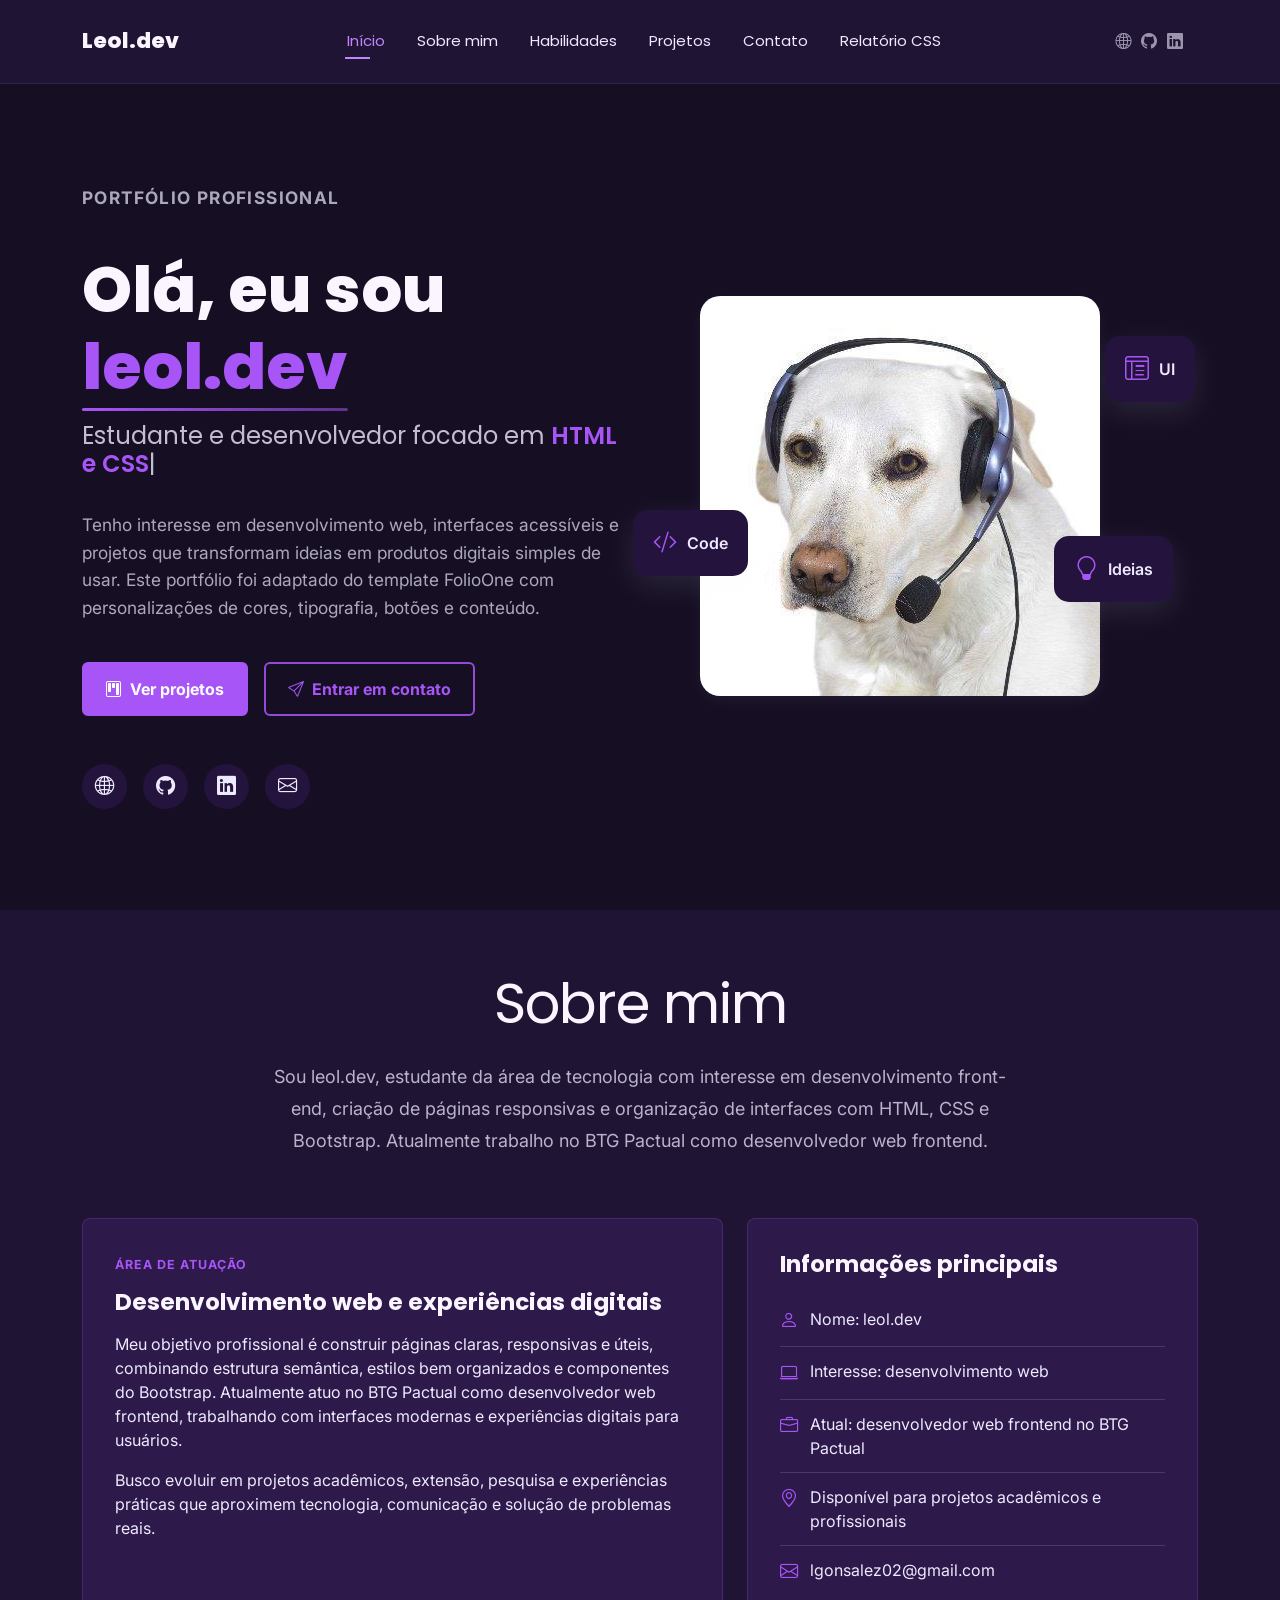
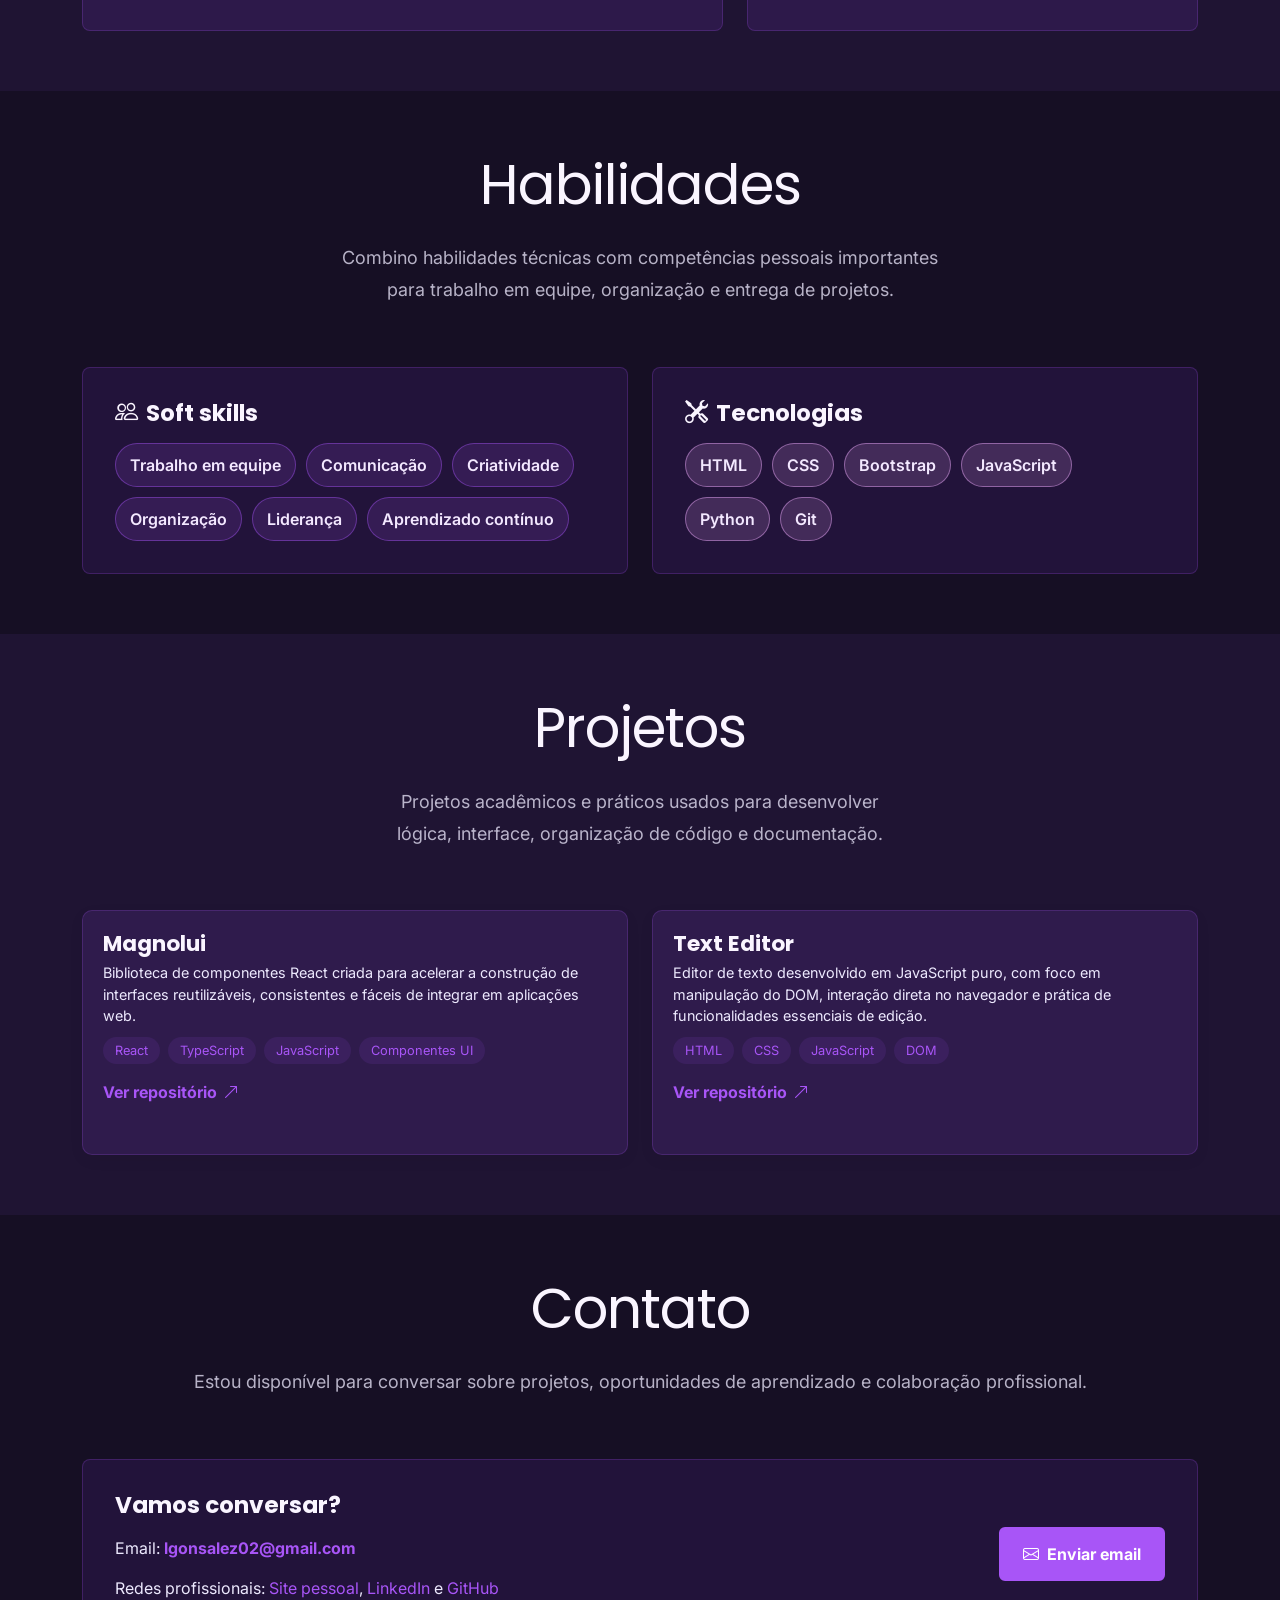
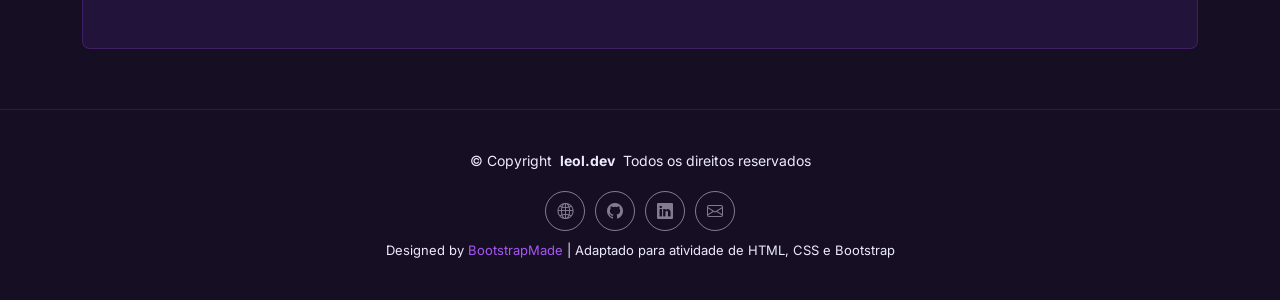
<file: index.html>
<!doctype html>
<html lang="pt-BR">
  <head>
    <meta charset="utf-8" />
    <meta content="width=device-width, initial-scale=1.0" name="viewport" />
    <title>leol.dev - Portfólio Profissional</title>
    <meta
      name="description"
      content="Portfólio profissional desenvolvido a partir do template FolioOne da BootstrapMade."
    />
    <meta
      name="keywords"
      content="portfolio, html, css, bootstrap, desenvolvimento web"
    />

    <!-- Favicons -->
    <link href="assets/img/favicon.png" rel="icon" />
    <link href="assets/img/apple-touch-icon.png" rel="apple-touch-icon" />

    <!-- Fonts -->
    <link href="https://fonts.googleapis.com" rel="preconnect" />
    <link href="https://fonts.gstatic.com" rel="preconnect" crossorigin />
    <link
      href="https://fonts.googleapis.com/css2?family=Inter:wght@400;500;600;700;800&amp;family=Poppins:wght@400;500;600;700&amp;display=swap"
      rel="stylesheet"
    />

    <!-- Vendor CSS Files -->
    <link
      href="assets/vendor/bootstrap/css/bootstrap.min.css"
      rel="stylesheet"
    />
    <link
      href="assets/vendor/bootstrap-icons/bootstrap-icons.css"
      rel="stylesheet"
    />
    <link href="assets/vendor/aos/aos.css" rel="stylesheet" />
    <link href="assets/vendor/swiper/swiper-bundle.min.css" rel="stylesheet" />
    <link
      href="assets/vendor/glightbox/css/glightbox.min.css"
      rel="stylesheet"
    />

    <!-- Main CSS File -->
    <link href="assets/css/main.css" rel="stylesheet" />

    <!-- =======================================================
  * Template Name: FolioOne
  * Template URL: https://bootstrapmade.com/folioone-bootstrap-portfolio-website-template/
  * Updated: Aug 23 2025 with Bootstrap v5.3.7
  * Author: BootstrapMade.com
  * License: https://bootstrapmade.com/license/
  ======================================================== -->
  </head>

  <body class="index-page portfolio-home">
    <header
      id="header"
      class="header d-flex align-items-center light-background sticky-top"
    >
      <div
        class="container position-relative d-flex align-items-center justify-content-between"
      >
        <a
          href="index.html"
          class="logo d-flex align-items-center me-auto me-xl-0"
        >
          <span class="sitename">Leol.dev</span>
        </a>

        <nav id="navmenu" class="navmenu">
          <ul>
            <li><a href="#hero" class="active">Início</a></li>
            <li><a href="#sobre">Sobre mim</a></li>
            <li><a href="#habilidades">Habilidades</a></li>
            <li><a href="#projetos">Projetos</a></li>
            <li><a href="#contato">Contato</a></li>
            <li><a href="relatorio-css.html">Relatório CSS</a></li>
          </ul>
          <i class="mobile-nav-toggle d-xl-none bi bi-list"></i>
        </nav>

        <div class="header-social-links">
          <a href="https://leol.dev/" aria-label="Site pessoal"
            ><i class="bi bi-globe2"></i
          ></a>
          <a href="https://github.com/leolace" aria-label="GitHub"
            ><i class="bi bi-github"></i
          ></a>
          <a href="https://www.linkedin.com/in/leonardo-gonsalez/" aria-label="LinkedIn"
            ><i class="bi bi-linkedin"></i
          ></a>
        </div>
      </div>
    </header>

    <main class="main">
      <!-- Hero Section -->
      <section id="hero" class="hero section">
        <div class="container" data-aos="fade-up" data-aos-delay="100">
          <div class="row gy-4 align-items-center">
            <div class="col-lg-6 order-2 order-lg-1">
              <div class="hero-content">
                <p
                  class="portfolio-kicker"
                  data-aos="fade-up"
                  data-aos-delay="150"
                >
                  Portfólio profissional
                </p>
                <h1 data-aos="fade-up" data-aos-delay="200">
                  Olá, eu sou <span class="highlight">leol.dev</span>
                </h1>
                <h2 data-aos="fade-up" data-aos-delay="300">
                  Estudante e desenvolvedor focado em
                  <span
                    class="typed"
                    data-typed-items="HTML e CSS, Bootstrap, JavaScript, Soluções Web"
                  ></span>
                </h2>
                <p data-aos="fade-up" data-aos-delay="400">
                  Tenho interesse em desenvolvimento web, interfaces acessíveis
                  e projetos que transformam ideias em produtos digitais simples
                  de usar. Este portfólio foi adaptado do template FolioOne com
                  personalizações de cores, tipografia, botões e conteúdo.
                </p>
                <div
                  class="hero-actions"
                  data-aos="fade-up"
                  data-aos-delay="500"
                >
                  <a href="#projetos" class="btn btn-primary"
                    ><i class="bi bi-kanban me-2"></i>Ver projetos</a
                  >
                  <a href="#contato" class="btn btn-outline"
                    ><i class="bi bi-send me-2"></i>Entrar em contato</a
                  >
                </div>
                <div
                  class="social-links"
                  data-aos="fade-up"
                  data-aos-delay="600"
                >
                  <a href="https://leol.dev/" aria-label="Site pessoal"
                    ><i class="bi bi-globe2"></i
                  ></a>
                  <a href="https://github.com/leolace" aria-label="GitHub"
                    ><i class="bi bi-github"></i
                  ></a>
                  <a href="https://www.linkedin.com/in/leonardo-gonsalez/" aria-label="LinkedIn"
                    ><i class="bi bi-linkedin"></i
                  ></a>
                  <a href="mailto:lgonsalez02@gmail.com" aria-label="Email"
                    ><i class="bi bi-envelope"></i
                  ></a>
                </div>
              </div>
            </div>
            <div class="col-lg-6 order-1 order-lg-2">
              <div class="hero-image" data-aos="zoom-in" data-aos-delay="300">
                <div class="image-wrapper">
                  <img
                    src="assets/img/cachorro.jpeg"
                    alt="Foto de perfil do portfólio de leol.dev"
                    class="img-fluid"
                  />
                  <div class="floating-elements">
                    <div
                      class="floating-card design"
                      data-aos="fade-left"
                      data-aos-delay="700"
                    >
                      <i class="bi bi-layout-text-window-reverse"></i>
                      <span>UI</span>
                    </div>
                    <div
                      class="floating-card code"
                      data-aos="fade-right"
                      data-aos-delay="800"
                    >
                      <i class="bi bi-code-slash"></i>
                      <span>Code</span>
                    </div>
                    <div
                      class="floating-card creativity"
                      data-aos="fade-up"
                      data-aos-delay="900"
                    >
                      <i class="bi bi-lightbulb"></i>
                      <span>Ideias</span>
                    </div>
                  </div>
                </div>
              </div>
            </div>
          </div>
        </div>
      </section>
      <!-- /Hero Section -->

      <!-- Sobre mim Section -->
      <section id="sobre" class="about section light-background">
        <div class="container section-title" data-aos="fade-up">
          <h2>Sobre mim</h2>
          <p>
            Sou leol.dev, estudante da área de tecnologia com interesse em
            desenvolvimento front-end, criação de páginas responsivas e
            organização de interfaces com HTML, CSS e Bootstrap. Atualmente
            trabalho no BTG Pactual como desenvolvedor web frontend.
          </p>
        </div>

        <div class="container" data-aos="fade-up" data-aos-delay="100">
          <div class="row g-4 align-items-stretch">
            <div class="col-lg-7">
              <article class="portfolio-panel h-100">
                <span class="eyebrow">Área de atuação</span>
                <h3>Desenvolvimento web e experiências digitais</h3>
                <p>
                  Meu objetivo profissional é construir páginas claras,
                  responsivas e úteis, combinando estrutura semântica, estilos
                  bem organizados e componentes do Bootstrap. Atualmente atuo
                  no BTG Pactual como desenvolvedor web frontend, trabalhando
                  com interfaces modernas e experiências digitais para usuários.
                </p>
                <p>
                  Busco evoluir em projetos acadêmicos, extensão, pesquisa e
                  experiências práticas que aproximem tecnologia, comunicação e
                  solução de problemas reais.
                </p>
              </article>
            </div>

            <div class="col-lg-5">
              <div class="portfolio-panel h-100">
                <h3>Informações principais</h3>
                <ul class="portfolio-info-list">
                  <li>
                    <i class="bi bi-person"></i><span>Nome: leol.dev</span>
                  </li>
                  <li>
                    <i class="bi bi-laptop"></i
                    ><span>Interesse: desenvolvimento web</span>
                  </li>
                  <li>
                    <i class="bi bi-briefcase"></i
                    ><span>Atual: desenvolvedor web frontend no BTG Pactual</span>
                  </li>
                  <li>
                    <i class="bi bi-geo-alt"></i
                    ><span
                      >Disponível para projetos acadêmicos e profissionais</span
                    >
                  </li>
                  <li>
                    <i class="bi bi-envelope"></i
                    ><span>lgonsalez02@gmail.com</span>
                  </li>
                </ul>
              </div>
            </div>
          </div>
        </div>
      </section>
      <!-- /Sobre mim Section -->

      <!-- Habilidades Section -->
      <section id="habilidades" class="skills section">
        <div class="container section-title" data-aos="fade-up">
          <h2>Habilidades</h2>
          <p>
            Combino habilidades técnicas com competências pessoais importantes
            para trabalho em equipe, organização e entrega de projetos.
          </p>
        </div>

        <div class="container" data-aos="fade-up" data-aos-delay="100">
          <div class="row g-4">
            <div class="col-lg-6">
              <div class="portfolio-panel h-100">
                <h3><i class="bi bi-people me-2"></i>Soft skills</h3>
                <div class="skill-tags">
                  <span>Trabalho em equipe</span>
                  <span>Comunicação</span>
                  <span>Criatividade</span>
                  <span>Organização</span>
                  <span>Liderança</span>
                  <span>Aprendizado contínuo</span>
                </div>
              </div>
            </div>

            <div class="col-lg-6">
              <div class="portfolio-panel h-100">
                <h3><i class="bi bi-tools me-2"></i>Tecnologias</h3>
                <div class="skill-tags tech-tags">
                  <span>HTML</span>
                  <span>CSS</span>
                  <span>Bootstrap</span>
                  <span>JavaScript</span>
                  <span>Python</span>
                  <span>Git</span>
                </div>
              </div>
            </div>
          </div>
        </div>
      </section>
      <!-- /Habilidades Section -->

      <!-- Projetos Section -->
      <section id="projetos" class="portfolio section light-background">
        <div class="container section-title" data-aos="fade-up">
          <h2>Projetos</h2>
          <p>
            Projetos acadêmicos e práticos usados para desenvolver lógica,
            interface, organização de código e documentação.
          </p>
        </div>

        <div class="container" data-aos="fade-up" data-aos-delay="100">
          <div class="row g-4">
            <div class="col-md-6">
              <article class="portfolio-card h-100">
                <div class="portfolio-info">
                  <h4>Magnolui</h4>
                  <p>
                    Biblioteca de componentes React criada para acelerar a
                    construção de interfaces reutilizáveis, consistentes e
                    fáceis de integrar em aplicações web.
                  </p>
                  <div class="portfolio-tags">
                    <span>React</span>
                    <span>TypeScript</span>
                    <span>JavaScript</span>
                    <span>Componentes UI</span>
                  </div>
                  <a href="https://github.com/leolace/magnolui" class="project-link"
                    >Ver repositório <i class="bi bi-arrow-up-right"></i
                  ></a>
                </div>
              </article>
            </div>

            <div class="col-md-6">
              <article class="portfolio-card h-100">
                <div class="portfolio-img">
                </div>
                <div class="portfolio-info">
                  <h4>Text Editor</h4>
                  <p>
                    Editor de texto desenvolvido em JavaScript puro, com foco em
                    manipulação do DOM, interação direta no navegador e prática
                    de funcionalidades essenciais de edição.
                  </p>
                  <div class="portfolio-tags">
                    <span>HTML</span>
                    <span>CSS</span>
                    <span>JavaScript</span>
                    <span>DOM</span>
                  </div>
                  <a href="https://github.com/leolace/text-editor" class="project-link"
                    >Ver repositório <i class="bi bi-arrow-up-right"></i
                  ></a>
                </div>
              </article>
            </div>
          </div>
        </div>
      </section>
      <!-- /Projetos Section -->

      <!-- Contato Section -->
      <section id="contato" class="contact section">
        <div class="container section-title" data-aos="fade-up">
          <h2>Contato</h2>
          <p>
            Estou disponível para conversar sobre projetos, oportunidades de
            aprendizado e colaboração profissional.
          </p>
        </div>

        <div class="container" data-aos="fade-up" data-aos-delay="100">
          <div class="portfolio-panel contact-panel">
            <div>
              <h3>Vamos conversar?</h3>
              <p>
                Email:
                <a href="mailto:lgonsalez02@gmail.com"
                  >lgonsalez02@gmail.com</a
                >
              </p>
              <p>
                Redes profissionais:
                <a href="https://leol.dev/">Site pessoal</a>,
                <a href="https://www.linkedin.com/in/leonardo-gonsalez/">LinkedIn</a> e
                <a href="https://github.com/leolace">GitHub</a>
              </p>
            </div>
            <a href="mailto:lgonsalez02@gmail.com" class="btn btn-primary"
              ><i class="bi bi-envelope me-2"></i>Enviar email</a
            >
          </div>
        </div>
      </section>
      <!-- /Contato Section -->
    </main>

    <footer id="footer" class="footer">
      <div class="container">
        <div class="copyright text-center">
          <p>
            © <span>Copyright</span>
            <strong class="px-1 sitename">leol.dev</strong>
            <span>Todos os direitos reservados<br /></span>
          </p>
        </div>
        <div class="social-links d-flex justify-content-center">
          <a href="https://leol.dev/" aria-label="Site pessoal"
            ><i class="bi bi-globe2"></i
          ></a>
          <a href="https://github.com/leolace" aria-label="GitHub"
            ><i class="bi bi-github"></i
          ></a>
          <a href="https://www.linkedin.com/in/leonardo-gonsalez/" aria-label="LinkedIn"
            ><i class="bi bi-linkedin"></i
          ></a>
          <a href="mailto:lgonsalez02@gmail.com" aria-label="Email"
            ><i class="bi bi-envelope"></i
          ></a>
        </div>
        <div class="credits">
          Designed by <a href="https://bootstrapmade.com/">BootstrapMade</a> |
          Adaptado para atividade de HTML, CSS e Bootstrap
        </div>
      </div>
    </footer>

    <!-- Scroll Top -->
    <a
      href="#"
      id="scroll-top"
      class="scroll-top d-flex align-items-center justify-content-center"
      ><i class="bi bi-arrow-up-short"></i
    ></a>

    <!-- Preloader -->
    <div id="preloader"></div>

    <!-- Vendor JS Files -->
    <script src="assets/vendor/bootstrap/js/bootstrap.bundle.min.js"></script>
    <script src="assets/vendor/php-email-form/validate.js"></script>
    <script src="assets/vendor/aos/aos.js"></script>
    <script src="assets/vendor/typed.js/typed.umd.js"></script>
    <script src="assets/vendor/waypoints/noframework.waypoints.js"></script>
    <script src="assets/vendor/purecounter/purecounter_vanilla.js"></script>
    <script src="assets/vendor/swiper/swiper-bundle.min.js"></script>
    <script src="assets/vendor/imagesloaded/imagesloaded.pkgd.min.js"></script>
    <script src="assets/vendor/isotope-layout/isotope.pkgd.min.js"></script>
    <script src="assets/vendor/glightbox/js/glightbox.min.js"></script>

    <!-- Main JS File -->
    <script src="assets/js/main.js"></script>
  </body>
</html>
</file>
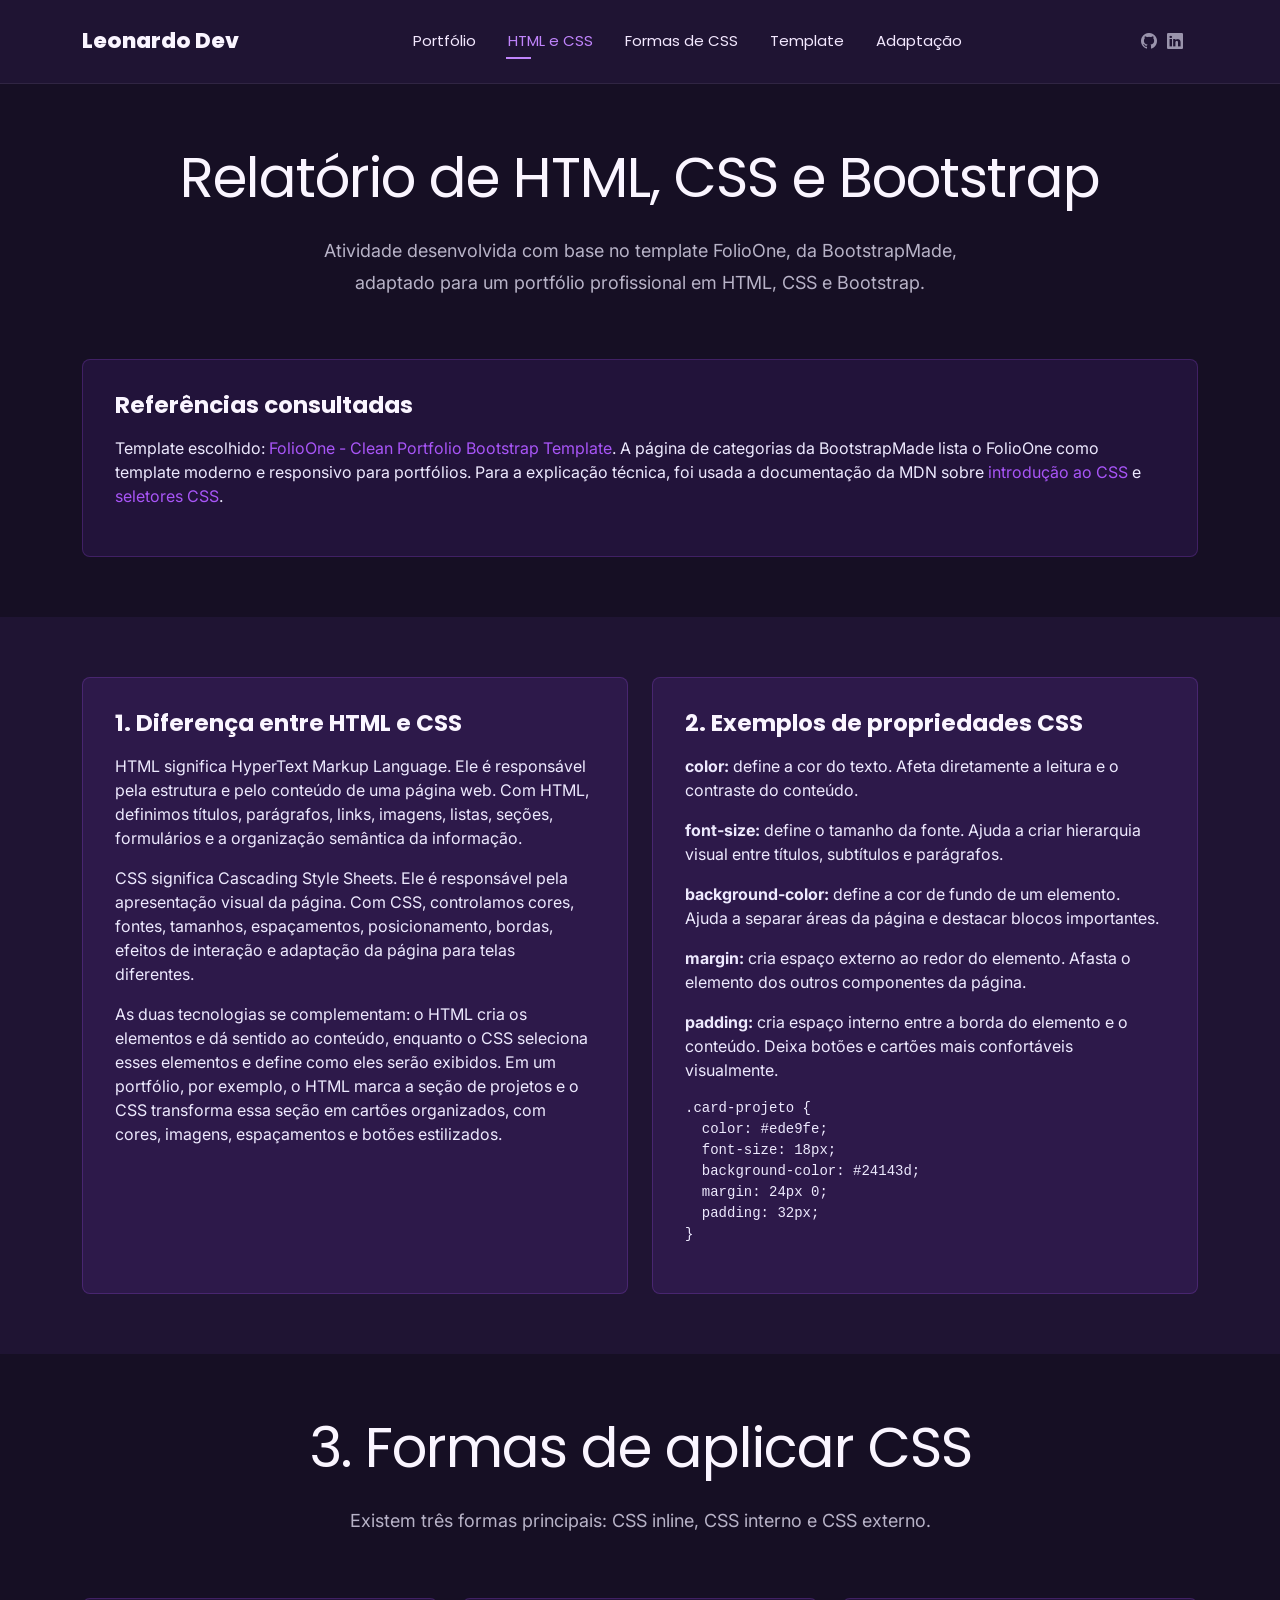
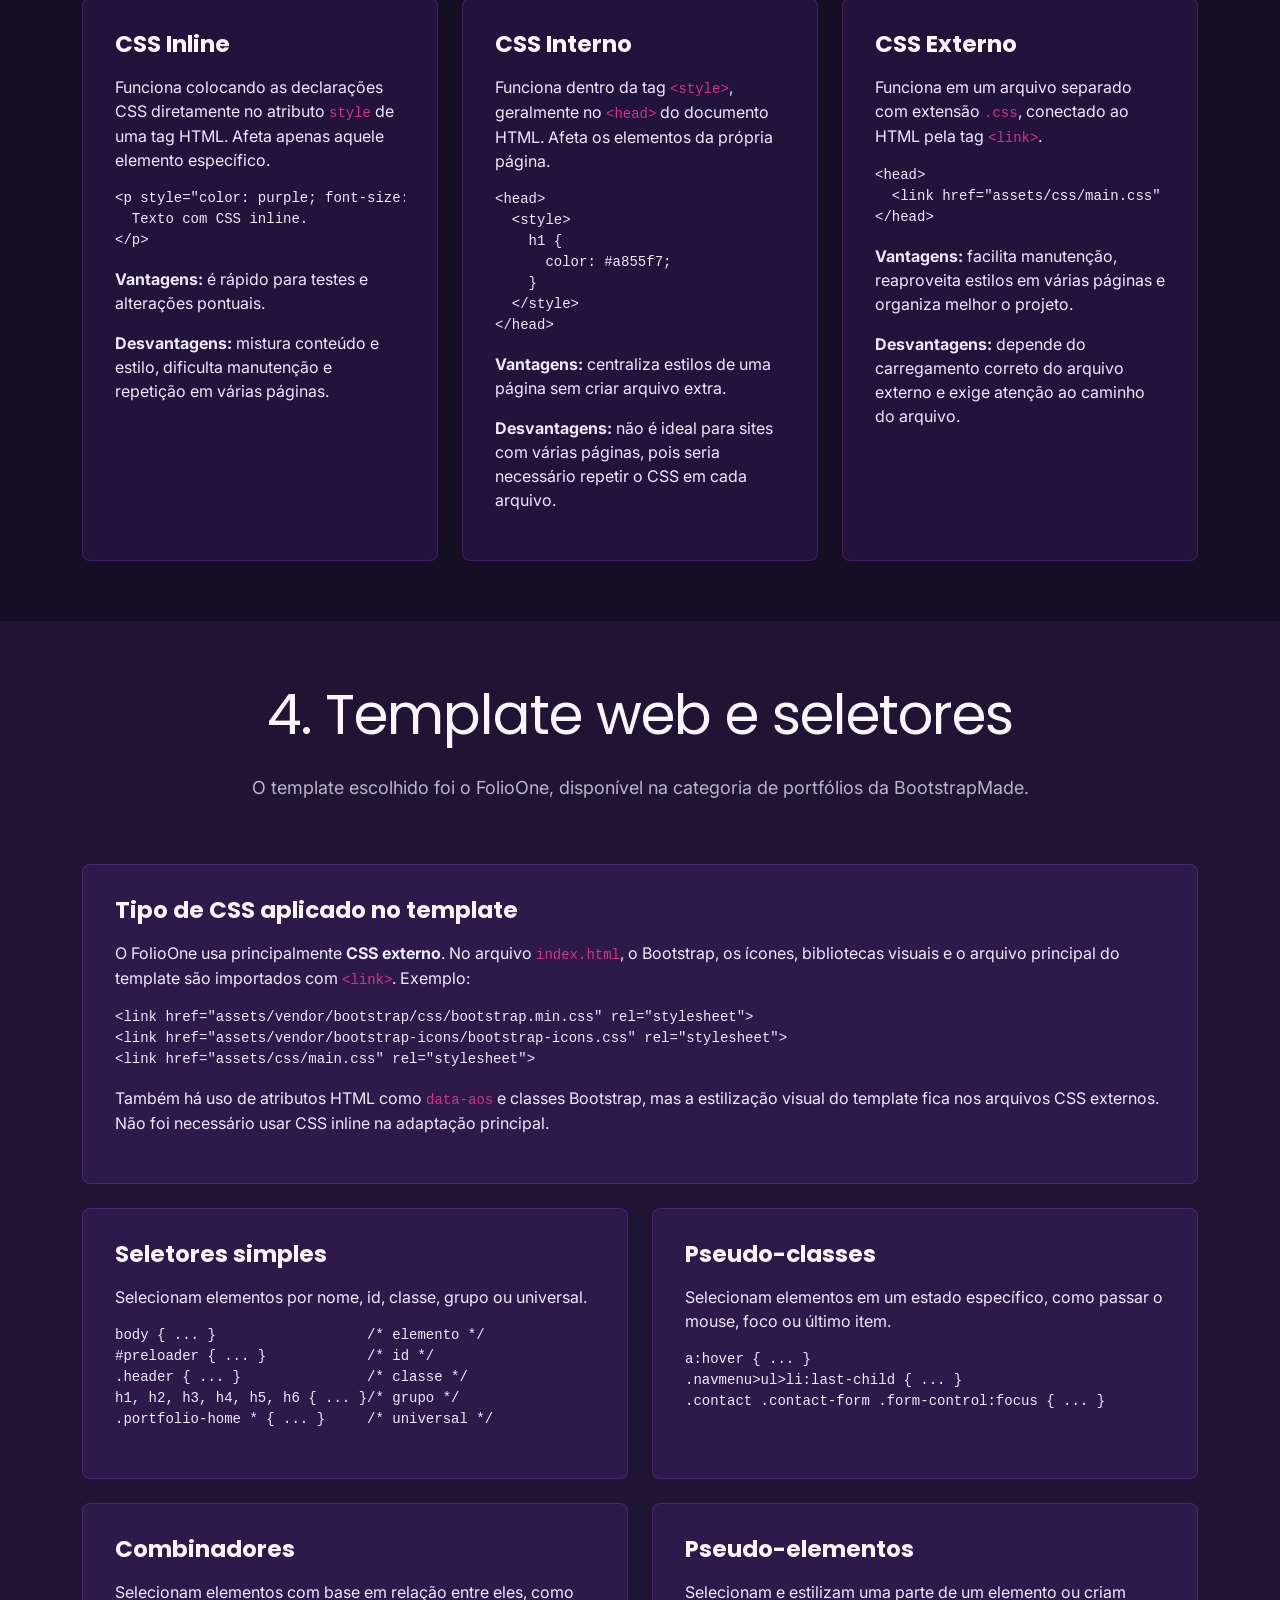
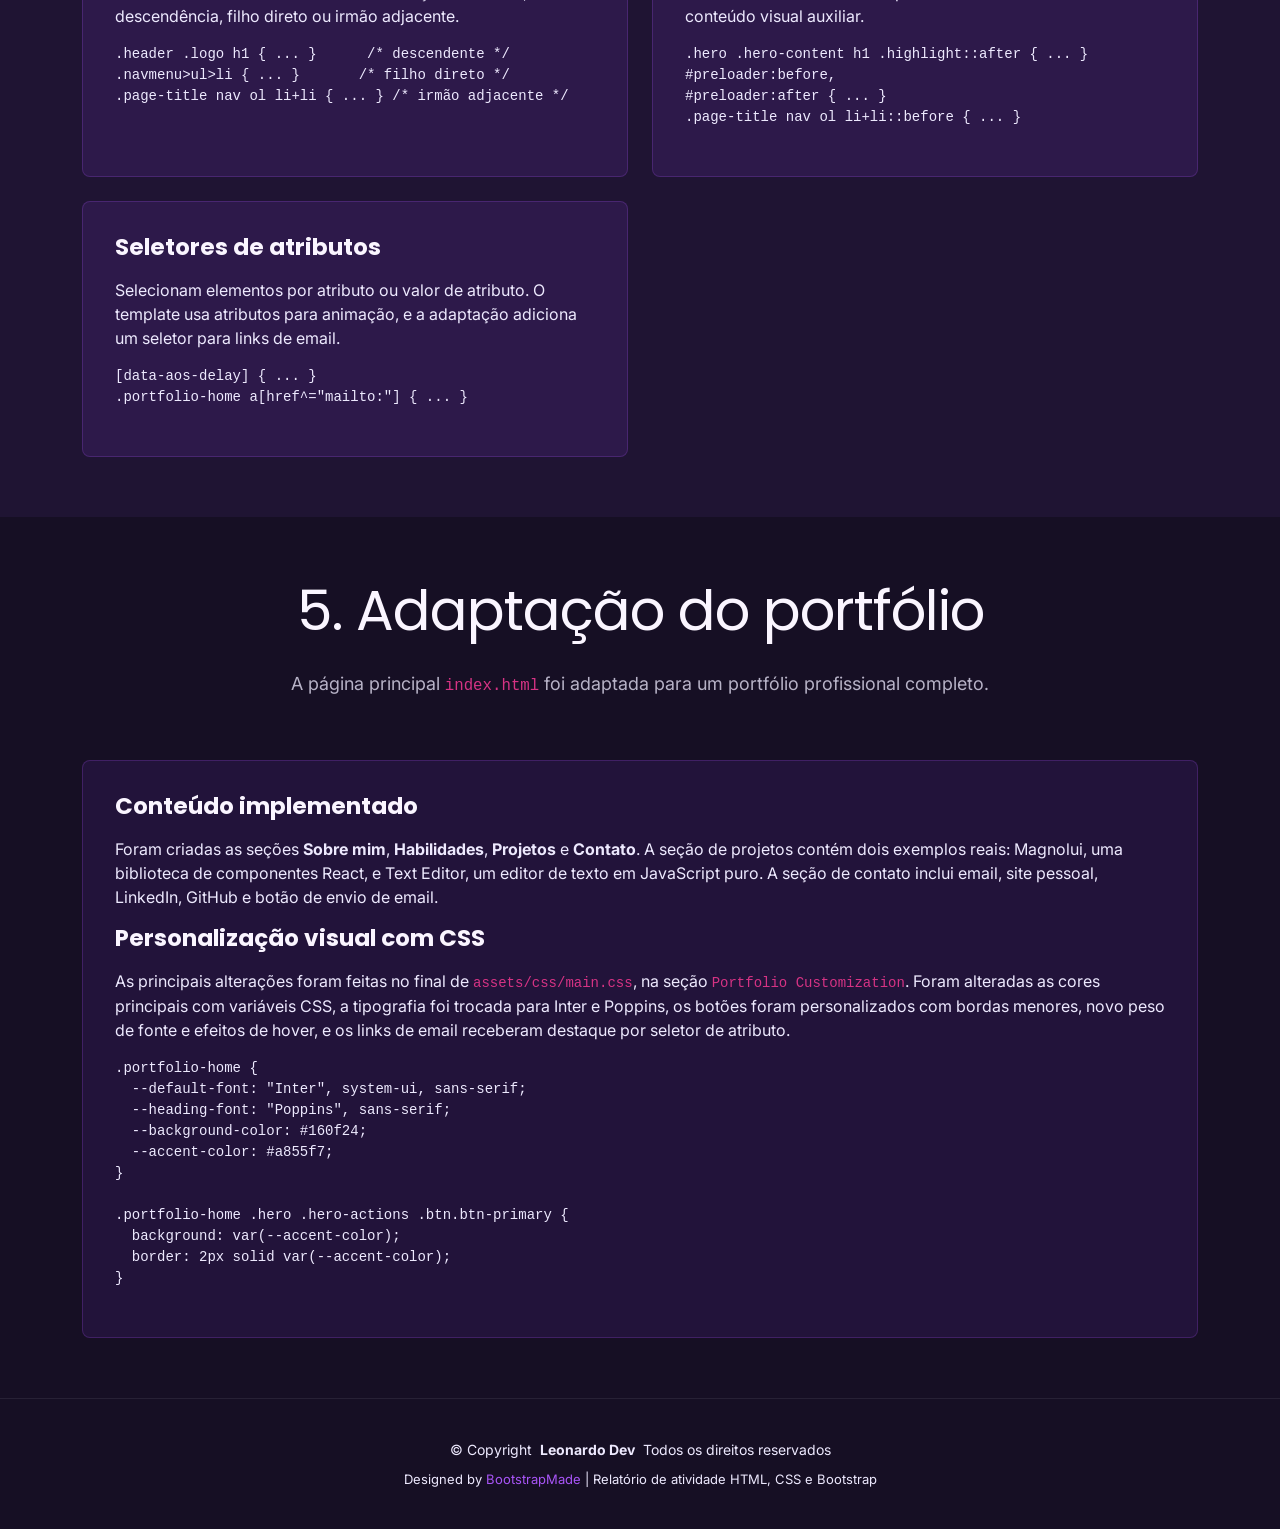
<file: relatorio-css.html>
<!DOCTYPE html>
<html lang="pt-BR">

<head>
  <meta charset="utf-8">
  <meta content="width=device-width, initial-scale=1.0" name="viewport">
  <title>Relatório CSS - Portfólio FolioOne</title>
  <meta name="description" content="Relatório sobre HTML, CSS, seletores e adaptação do template FolioOne.">

  <link href="assets/img/favicon.png" rel="icon">
  <link href="https://fonts.googleapis.com" rel="preconnect">
  <link href="https://fonts.gstatic.com" rel="preconnect" crossorigin>
  <link href="https://fonts.googleapis.com/css2?family=Inter:wght@400;500;600;700;800&amp;family=Poppins:wght@400;500;600;700&amp;display=swap" rel="stylesheet">
  <link href="assets/vendor/bootstrap/css/bootstrap.min.css" rel="stylesheet">
  <link href="assets/vendor/bootstrap-icons/bootstrap-icons.css" rel="stylesheet">
  <link href="assets/vendor/aos/aos.css" rel="stylesheet">
  <link href="assets/vendor/swiper/swiper-bundle.min.css" rel="stylesheet">
  <link href="assets/vendor/glightbox/css/glightbox.min.css" rel="stylesheet">
  <link href="assets/css/main.css" rel="stylesheet">
</head>

<body class="index-page portfolio-home">

  <header id="header" class="header d-flex align-items-center light-background sticky-top">
    <div class="container position-relative d-flex align-items-center justify-content-between">
      <a href="index.html" class="logo d-flex align-items-center me-auto me-xl-0">
        <span class="sitename">Leonardo Dev</span>
      </a>

      <nav id="navmenu" class="navmenu">
        <ul>
          <li><a href="index.html">Portfólio</a></li>
          <li><a href="#html-css" class="active">HTML e CSS</a></li>
          <li><a href="#formas">Formas de CSS</a></li>
          <li><a href="#template">Template</a></li>
          <li><a href="#adaptacao">Adaptação</a></li>
        </ul>
        <i class="mobile-nav-toggle d-xl-none bi bi-list"></i>
      </nav>

      <div class="header-social-links">
        <a href="https://github.com/" aria-label="GitHub"><i class="bi bi-github"></i></a>
        <a href="https://www.linkedin.com/" aria-label="LinkedIn"><i class="bi bi-linkedin"></i></a>
      </div>
    </div>
  </header>

  <main class="main">

    <section class="section">
      <div class="container section-title" data-aos="fade-up">
        <h2>Relatório de HTML, CSS e Bootstrap</h2>
        <p>Atividade desenvolvida com base no template FolioOne, da BootstrapMade, adaptado para um portfólio profissional em HTML, CSS e Bootstrap.</p>
      </div>

      <div class="container">
        <div class="portfolio-panel">
          <h3>Referências consultadas</h3>
          <p>Template escolhido: <a href="https://bootstrapmade.com/folioone-bootstrap-portfolio-website-template/">FolioOne - Clean Portfolio Bootstrap Template</a>. A página de categorias da BootstrapMade lista o FolioOne como template moderno e responsivo para portfólios. Para a explicação técnica, foi usada a documentação da MDN sobre <a href="https://developer.mozilla.org/en-US/docs/Learn_web_development/Core/Styling_basics/Getting_started">introdução ao CSS</a> e <a href="https://developer.mozilla.org/en-US/docs/Web/CSS/Guides/Selectors/Selectors_and_combinators">seletores CSS</a>.</p>
        </div>
      </div>
    </section>

    <section id="html-css" class="section light-background">
      <div class="container">
        <div class="row g-4">
          <div class="col-lg-6">
            <article class="portfolio-panel h-100">
              <h3>1. Diferença entre HTML e CSS</h3>
              <p>HTML significa HyperText Markup Language. Ele é responsável pela estrutura e pelo conteúdo de uma página web. Com HTML, definimos títulos, parágrafos, links, imagens, listas, seções, formulários e a organização semântica da informação.</p>
              <p>CSS significa Cascading Style Sheets. Ele é responsável pela apresentação visual da página. Com CSS, controlamos cores, fontes, tamanhos, espaçamentos, posicionamento, bordas, efeitos de interação e adaptação da página para telas diferentes.</p>
              <p>As duas tecnologias se complementam: o HTML cria os elementos e dá sentido ao conteúdo, enquanto o CSS seleciona esses elementos e define como eles serão exibidos. Em um portfólio, por exemplo, o HTML marca a seção de projetos e o CSS transforma essa seção em cartões organizados, com cores, imagens, espaçamentos e botões estilizados.</p>
            </article>
          </div>

          <div class="col-lg-6">
            <article class="portfolio-panel h-100">
              <h3>2. Exemplos de propriedades CSS</h3>
              <p><strong>color:</strong> define a cor do texto. Afeta diretamente a leitura e o contraste do conteúdo.</p>
              <p><strong>font-size:</strong> define o tamanho da fonte. Ajuda a criar hierarquia visual entre títulos, subtítulos e parágrafos.</p>
              <p><strong>background-color:</strong> define a cor de fundo de um elemento. Ajuda a separar áreas da página e destacar blocos importantes.</p>
              <p><strong>margin:</strong> cria espaço externo ao redor do elemento. Afasta o elemento dos outros componentes da página.</p>
              <p><strong>padding:</strong> cria espaço interno entre a borda do elemento e o conteúdo. Deixa botões e cartões mais confortáveis visualmente.</p>
              <pre><code>.card-projeto {
  color: #ede9fe;
  font-size: 18px;
  background-color: #24143d;
  margin: 24px 0;
  padding: 32px;
}</code></pre>
            </article>
          </div>
        </div>
      </div>
    </section>

    <section id="formas" class="section">
      <div class="container section-title" data-aos="fade-up">
        <h2>3. Formas de aplicar CSS</h2>
        <p>Existem três formas principais: CSS inline, CSS interno e CSS externo.</p>
      </div>

      <div class="container">
        <div class="row g-4">
          <div class="col-lg-4">
            <article class="portfolio-panel h-100">
              <h3>CSS Inline</h3>
              <p>Funciona colocando as declarações CSS diretamente no atributo <code>style</code> de uma tag HTML. Afeta apenas aquele elemento específico.</p>
              <pre><code>&lt;p style="color: purple; font-size: 18px;"&gt;
  Texto com CSS inline.
&lt;/p&gt;</code></pre>
              <p><strong>Vantagens:</strong> é rápido para testes e alterações pontuais.</p>
              <p><strong>Desvantagens:</strong> mistura conteúdo e estilo, dificulta manutenção e repetição em várias páginas.</p>
            </article>
          </div>

          <div class="col-lg-4">
            <article class="portfolio-panel h-100">
              <h3>CSS Interno</h3>
              <p>Funciona dentro da tag <code>&lt;style&gt;</code>, geralmente no <code>&lt;head&gt;</code> do documento HTML. Afeta os elementos da própria página.</p>
              <pre><code>&lt;head&gt;
  &lt;style&gt;
    h1 {
      color: #a855f7;
    }
  &lt;/style&gt;
&lt;/head&gt;</code></pre>
              <p><strong>Vantagens:</strong> centraliza estilos de uma página sem criar arquivo extra.</p>
              <p><strong>Desvantagens:</strong> não é ideal para sites com várias páginas, pois seria necessário repetir o CSS em cada arquivo.</p>
            </article>
          </div>

          <div class="col-lg-4">
            <article class="portfolio-panel h-100">
              <h3>CSS Externo</h3>
              <p>Funciona em um arquivo separado com extensão <code>.css</code>, conectado ao HTML pela tag <code>&lt;link&gt;</code>.</p>
              <pre><code>&lt;head&gt;
  &lt;link href="assets/css/main.css" rel="stylesheet"&gt;
&lt;/head&gt;</code></pre>
              <p><strong>Vantagens:</strong> facilita manutenção, reaproveita estilos em várias páginas e organiza melhor o projeto.</p>
              <p><strong>Desvantagens:</strong> depende do carregamento correto do arquivo externo e exige atenção ao caminho do arquivo.</p>
            </article>
          </div>
        </div>
      </div>
    </section>

    <section id="template" class="section light-background">
      <div class="container section-title" data-aos="fade-up">
        <h2>4. Template web e seletores</h2>
        <p>O template escolhido foi o FolioOne, disponível na categoria de portfólios da BootstrapMade.</p>
      </div>

      <div class="container">
        <div class="portfolio-panel mb-4">
          <h3>Tipo de CSS aplicado no template</h3>
          <p>O FolioOne usa principalmente <strong>CSS externo</strong>. No arquivo <code>index.html</code>, o Bootstrap, os ícones, bibliotecas visuais e o arquivo principal do template são importados com <code>&lt;link&gt;</code>. Exemplo:</p>
          <pre><code>&lt;link href="assets/vendor/bootstrap/css/bootstrap.min.css" rel="stylesheet"&gt;
&lt;link href="assets/vendor/bootstrap-icons/bootstrap-icons.css" rel="stylesheet"&gt;
&lt;link href="assets/css/main.css" rel="stylesheet"&gt;</code></pre>
          <p>Também há uso de atributos HTML como <code>data-aos</code> e classes Bootstrap, mas a estilização visual do template fica nos arquivos CSS externos. Não foi necessário usar CSS inline na adaptação principal.</p>
        </div>

        <div class="row g-4">
          <div class="col-lg-6">
            <article class="portfolio-panel h-100">
              <h3>Seletores simples</h3>
              <p>Selecionam elementos por nome, id, classe, grupo ou universal.</p>
              <pre><code>body { ... }                  /* elemento */
#preloader { ... }            /* id */
.header { ... }               /* classe */
h1, h2, h3, h4, h5, h6 { ... }/* grupo */
.portfolio-home * { ... }     /* universal */</code></pre>
            </article>
          </div>

          <div class="col-lg-6">
            <article class="portfolio-panel h-100">
              <h3>Pseudo-classes</h3>
              <p>Selecionam elementos em um estado específico, como passar o mouse, foco ou último item.</p>
              <pre><code>a:hover { ... }
.navmenu&gt;ul&gt;li:last-child { ... }
.contact .contact-form .form-control:focus { ... }</code></pre>
            </article>
          </div>

          <div class="col-lg-6">
            <article class="portfolio-panel h-100">
              <h3>Combinadores</h3>
              <p>Selecionam elementos com base em relação entre eles, como descendência, filho direto ou irmão adjacente.</p>
              <pre><code>.header .logo h1 { ... }      /* descendente */
.navmenu&gt;ul&gt;li { ... }       /* filho direto */
.page-title nav ol li+li { ... } /* irmão adjacente */</code></pre>
            </article>
          </div>

          <div class="col-lg-6">
            <article class="portfolio-panel h-100">
              <h3>Pseudo-elementos</h3>
              <p>Selecionam e estilizam uma parte de um elemento ou criam conteúdo visual auxiliar.</p>
              <pre><code>.hero .hero-content h1 .highlight::after { ... }
#preloader:before,
#preloader:after { ... }
.page-title nav ol li+li::before { ... }</code></pre>
            </article>
          </div>

          <div class="col-lg-6">
            <article class="portfolio-panel h-100">
              <h3>Seletores de atributos</h3>
              <p>Selecionam elementos por atributo ou valor de atributo. O template usa atributos para animação, e a adaptação adiciona um seletor para links de email.</p>
              <pre><code>[data-aos-delay] { ... }
.portfolio-home a[href^="mailto:"] { ... }</code></pre>
            </article>
          </div>
        </div>
      </div>
    </section>

    <section id="adaptacao" class="section">
      <div class="container section-title" data-aos="fade-up">
        <h2>5. Adaptação do portfólio</h2>
        <p>A página principal <code>index.html</code> foi adaptada para um portfólio profissional completo.</p>
      </div>

      <div class="container">
        <div class="portfolio-panel">
          <h3>Conteúdo implementado</h3>
          <p>Foram criadas as seções <strong>Sobre mim</strong>, <strong>Habilidades</strong>, <strong>Projetos</strong> e <strong>Contato</strong>. A seção de projetos contém dois exemplos reais: Magnolui, uma biblioteca de componentes React, e Text Editor, um editor de texto em JavaScript puro. A seção de contato inclui email, site pessoal, LinkedIn, GitHub e botão de envio de email.</p>

          <h3>Personalização visual com CSS</h3>
          <p>As principais alterações foram feitas no final de <code>assets/css/main.css</code>, na seção <code>Portfolio Customization</code>. Foram alteradas as cores principais com variáveis CSS, a tipografia foi trocada para Inter e Poppins, os botões foram personalizados com bordas menores, novo peso de fonte e efeitos de hover, e os links de email receberam destaque por seletor de atributo.</p>
          <pre><code>.portfolio-home {
  --default-font: "Inter", system-ui, sans-serif;
  --heading-font: "Poppins", sans-serif;
  --background-color: #160f24;
  --accent-color: #a855f7;
}

.portfolio-home .hero .hero-actions .btn.btn-primary {
  background: var(--accent-color);
  border: 2px solid var(--accent-color);
}</code></pre>
        </div>
      </div>
    </section>

  </main>

  <footer id="footer" class="footer">
    <div class="container">
      <div class="copyright text-center">
        <p>© <span>Copyright</span> <strong class="px-1 sitename">Leonardo Dev</strong> <span>Todos os direitos reservados<br></span></p>
      </div>
      <div class="credits">
        Designed by <a href="https://bootstrapmade.com/">BootstrapMade</a> | Relatório de atividade HTML, CSS e Bootstrap
      </div>
    </div>
  </footer>

  <a href="#" id="scroll-top" class="scroll-top d-flex align-items-center justify-content-center"><i class="bi bi-arrow-up-short"></i></a>
  <div id="preloader"></div>

  <script src="assets/vendor/bootstrap/js/bootstrap.bundle.min.js"></script>
  <script src="assets/vendor/aos/aos.js"></script>
  <script src="assets/vendor/typed.js/typed.umd.js"></script>
  <script src="assets/vendor/waypoints/noframework.waypoints.js"></script>
  <script src="assets/vendor/purecounter/purecounter_vanilla.js"></script>
  <script src="assets/vendor/swiper/swiper-bundle.min.js"></script>
  <script src="assets/vendor/imagesloaded/imagesloaded.pkgd.min.js"></script>
  <script src="assets/vendor/isotope-layout/isotope.pkgd.min.js"></script>
  <script src="assets/vendor/glightbox/js/glightbox.min.js"></script>
  <script src="assets/js/main.js"></script>

</body>

</html>
</file>
<file: assets/css/main.css>
/**
* Template Name: FolioOne
* Template URL: https://bootstrapmade.com/folioone-bootstrap-portfolio-website-template/
* Updated: Aug 23 2025 with Bootstrap v5.3.7
* Author: BootstrapMade.com
* License: https://bootstrapmade.com/license/
*/

/*--------------------------------------------------------------
# Font & Color Variables
# Help: https://bootstrapmade.com/color-system/
--------------------------------------------------------------*/
/* Fonts */
:root {
  --default-font: "Roboto",  system-ui, -apple-system, "Segoe UI", Roboto, "Helvetica Neue", Arial, "Noto Sans", "Liberation Sans", sans-serif, "Apple Color Emoji", "Segoe UI Emoji", "Segoe UI Symbol", "Noto Color Emoji";
  --heading-font: "Raleway",  sans-serif;
  --nav-font: "Poppins",  sans-serif;
}

/* Global Colors - The following color variables are used throughout the website. Updating them here will change the color scheme of the entire website */
:root { 
  --background-color: #101a20; /* Background color for the entire website, including individual sections */
  --default-color: #e7f2f7; /* Default color used for the majority of the text content across the entire website */
  --heading-color: #ffffff; /* Color for headings, subheadings and title throughout the website */
  --accent-color: #1387c1; /* Accent color that represents your brand on the website. It's used for buttons, links, and other elements that need to stand out */
  --surface-color: #141f26; /* The surface color is used as a background of boxed elements within sections, such as cards, icon boxes, or other elements that require a visual separation from the global background. */
  --contrast-color: #ffffff; /* Contrast color for text, ensuring readability against backgrounds of accent, heading, or default colors. */
}

/* Nav Menu Colors - The following color variables are used specifically for the navigation menu. They are separate from the global colors to allow for more customization options */
:root {
  --nav-color: #ffffff;  /* The default color of the main navmenu links */
  --nav-hover-color: #1387c1; /* Applied to main navmenu links when they are hovered over or active */
  --nav-mobile-background-color: #213642; /* Used as the background color for mobile navigation menu */
  --nav-dropdown-background-color: #051117; /* Used as the background color for dropdown items that appear when hovering over primary navigation items */
  --nav-dropdown-color: #e7f2f7; /* Used for navigation links of the dropdown items in the navigation menu. */
  --nav-dropdown-hover-color: #1387c1; /* Similar to --nav-hover-color, this color is applied to dropdown navigation links when they are hovered over. */
}

/* Color Presets - These classes override global colors when applied to any section or element, providing reuse of the sam color scheme. */

.light-background {
  --background-color: #142027;
  --surface-color: #325264;
}

.dark-background {
  --background-color: #0b1419;
  --default-color: #ffffff;
  --heading-color: #ffffff;
  --surface-color: #252525;
  --contrast-color: #ffffff;
}

/* Smooth scroll */
:root {
  scroll-behavior: smooth;
}

/*--------------------------------------------------------------
# General Styling & Shared Classes
--------------------------------------------------------------*/
body {
  color: var(--default-color);
  background-color: var(--background-color);
  font-family: var(--default-font);
}

a {
  color: var(--accent-color);
  text-decoration: none;
  transition: 0.3s;
}

a:hover {
  color: color-mix(in srgb, var(--accent-color), transparent 25%);
  text-decoration: none;
}

h1,
h2,
h3,
h4,
h5,
h6 {
  color: var(--heading-color);
  font-family: var(--heading-font);
}

/* PHP Email Form Messages
------------------------------*/
.php-email-form .error-message {
  display: none;
  background: #df1529;
  color: #ffffff;
  text-align: left;
  padding: 15px;
  margin-bottom: 24px;
  font-weight: 600;
}

.php-email-form .sent-message {
  display: none;
  color: #ffffff;
  background: #059652;
  text-align: center;
  padding: 15px;
  margin-bottom: 24px;
  font-weight: 600;
}

.php-email-form .loading {
  display: none;
  background: var(--surface-color);
  text-align: center;
  padding: 15px;
  margin-bottom: 24px;
}

.php-email-form .loading:before {
  content: "";
  display: inline-block;
  border-radius: 50%;
  width: 24px;
  height: 24px;
  margin: 0 10px -6px 0;
  border: 3px solid var(--accent-color);
  border-top-color: var(--surface-color);
  animation: php-email-form-loading 1s linear infinite;
}

@keyframes php-email-form-loading {
  0% {
    transform: rotate(0deg);
  }

  100% {
    transform: rotate(360deg);
  }
}

/*--------------------------------------------------------------
# Global Header
--------------------------------------------------------------*/
.header {
  --background-color: rgba(255, 255, 255, 0);
  color: var(--default-color);
  background-color: var(--background-color);
  padding: 15px 0;
  transition: all 0.5s;
  z-index: 997;
  border-bottom: 1px solid color-mix(in srgb, var(--default-color), transparent 92%);
}

.header .logo {
  line-height: 1;
}

.header .logo img {
  max-height: 36px;
  margin-right: 8px;
}

.header .logo h1 {
  font-size: 32px;
  margin: 0;
  font-weight: 400;
  color: var(--heading-color);
}

.header .header-social-links {
  padding-right: 15px;
}

.header .header-social-links a {
  color: color-mix(in srgb, var(--default-color), transparent 40%);
  padding-left: 6px;
  display: inline-block;
  transition: 0.3s;
  font-size: 16px;
}

.header .header-social-links a:hover {
  color: var(--default-color);
}

.header .header-social-links a i {
  line-height: 0px;
}

@media (max-width: 1200px) {
  .header .logo {
    order: 1;
  }

  .header .header-social-links {
    order: 2;
  }

  .header .navmenu {
    order: 3;
  }
}

/* Global Header on Scroll
------------------------------*/
.scrolled .header {
  --background-color: rgba(16, 26, 32, 0.9);
}

/*--------------------------------------------------------------
# Navigation Menu
--------------------------------------------------------------*/
/* Desktop Navigation */
@media (min-width: 1200px) {
  .navmenu {
    padding: 0;
  }

  .navmenu ul {
    margin: 0;
    padding: 0;
    display: flex;
    list-style: none;
    align-items: center;
  }

  .navmenu li {
    position: relative;
  }

  .navmenu>ul>li {
    white-space: nowrap;
    padding: 15px 28px 15px 0;
  }

  .navmenu>ul>li:last-child {
    padding-right: 0;
  }

  .navmenu a,
  .navmenu a:focus {
    color: var(--nav-color);
    font-size: 15px;
    padding: 0 2px;
    font-family: var(--nav-font);
    font-weight: 400;
    display: flex;
    align-items: center;
    justify-content: space-between;
    white-space: nowrap;
    transition: 0.3s;
    position: relative;
  }

  .navmenu a i,
  .navmenu a:focus i {
    font-size: 12px;
    line-height: 0;
    margin-left: 5px;
    transition: 0.3s;
  }

  .navmenu>ul>li>a:before {
    content: "";
    position: absolute;
    height: 2px;
    bottom: -6px;
    left: 0;
    background-color: var(--nav-hover-color);
    visibility: hidden;
    width: 0px;
    transition: all 0.3s ease-in-out 0s;
  }

  .navmenu a:hover:before,
  .navmenu li:hover>a:before,
  .navmenu .active:before {
    visibility: visible;
    width: 25px;
  }

  .navmenu li:hover>a,
  .navmenu .active,
  .navmenu .active:focus {
    color: var(--nav-hover-color);
  }

  .navmenu .dropdown ul {
    margin: 0;
    padding: 10px 0;
    background: var(--nav-dropdown-background-color);
    display: block;
    position: absolute;
    visibility: hidden;
    left: -5px;
    top: 130%;
    opacity: 0;
    transition: 0.3s;
    border-radius: 4px;
    z-index: 99;
    box-shadow: 0px 0px 30px rgba(0, 0, 0, 0.1);
  }

  .navmenu .dropdown ul li {
    min-width: 200px;
  }

  .navmenu .dropdown ul a {
    padding: 10px 20px;
    font-size: 15px;
    text-transform: none;
    color: var(--nav-dropdown-color);
  }

  .navmenu .dropdown ul a i {
    font-size: 12px;
  }

  .navmenu .dropdown ul a:hover,
  .navmenu .dropdown ul .active:hover,
  .navmenu .dropdown ul li:hover>a {
    color: var(--nav-dropdown-hover-color);
  }

  .navmenu .dropdown:hover>ul {
    opacity: 1;
    top: 100%;
    visibility: visible;
  }

  .navmenu .dropdown .dropdown ul {
    top: 0;
    left: -90%;
    visibility: hidden;
  }

  .navmenu .dropdown .dropdown:hover>ul {
    opacity: 1;
    top: 0;
    left: -100%;
    visibility: visible;
  }
}

/* Mobile Navigation */
@media (max-width: 1199px) {
  .mobile-nav-toggle {
    color: var(--nav-color);
    font-size: 28px;
    line-height: 0;
    margin-right: 10px;
    cursor: pointer;
    transition: color 0.3s;
  }

  .navmenu {
    padding: 0;
    z-index: 9997;
  }

  .navmenu ul {
    display: none;
    list-style: none;
    position: absolute;
    inset: 60px 20px 20px 20px;
    padding: 10px 0;
    margin: 0;
    border-radius: 6px;
    background-color: var(--nav-mobile-background-color);
    border: 1px solid color-mix(in srgb, var(--default-color), transparent 90%);
    box-shadow: none;
    overflow-y: auto;
    transition: 0.3s;
    z-index: 9998;
  }

  .navmenu a,
  .navmenu a:focus {
    color: var(--nav-dropdown-color);
    padding: 10px 20px;
    font-family: var(--nav-font);
    font-size: 17px;
    font-weight: 500;
    display: flex;
    align-items: center;
    justify-content: space-between;
    white-space: nowrap;
    transition: 0.3s;
  }

  .navmenu a i,
  .navmenu a:focus i {
    font-size: 12px;
    line-height: 0;
    margin-left: 5px;
    width: 30px;
    height: 30px;
    display: flex;
    align-items: center;
    justify-content: center;
    border-radius: 50%;
    transition: 0.3s;
    background-color: color-mix(in srgb, var(--accent-color), transparent 90%);
  }

  .navmenu a i:hover,
  .navmenu a:focus i:hover {
    background-color: var(--accent-color);
    color: var(--contrast-color);
  }

  .navmenu a:hover,
  .navmenu .active,
  .navmenu .active:focus {
    color: var(--nav-dropdown-hover-color);
  }

  .navmenu .active i,
  .navmenu .active:focus i {
    background-color: var(--accent-color);
    color: var(--contrast-color);
    transform: rotate(180deg);
  }

  .navmenu .dropdown ul {
    position: static;
    display: none;
    z-index: 99;
    padding: 10px 0;
    margin: 10px 20px;
    background-color: var(--nav-dropdown-background-color);
    transition: all 0.5s ease-in-out;
  }

  .navmenu .dropdown ul ul {
    background-color: rgba(33, 37, 41, 0.1);
  }

  .navmenu .dropdown>.dropdown-active {
    display: block;
    background-color: rgba(33, 37, 41, 0.03);
  }

  .mobile-nav-active {
    overflow: hidden;
  }

  .mobile-nav-active .mobile-nav-toggle {
    color: #fff;
    position: absolute;
    font-size: 32px;
    top: 15px;
    right: 15px;
    margin-right: 0;
    z-index: 9999;
  }

  .mobile-nav-active .navmenu {
    position: fixed;
    overflow: hidden;
    inset: 0;
    background: rgba(33, 37, 41, 0.8);
    transition: 0.3s;
  }

  .mobile-nav-active .navmenu>ul {
    display: block;
  }
}

/*--------------------------------------------------------------
# Global Footer
--------------------------------------------------------------*/
.footer {
  color: var(--default-color);
  background-color: var(--background-color);
  font-size: 14px;
  padding: 40px 0;
  position: relative;
  border-top: 1px solid color-mix(in srgb, var(--default-color), transparent 92%);
}

.footer .copyright p {
  margin-bottom: 0;
}

.footer .social-links {
  margin-top: 20px;
}

.footer .social-links a {
  display: flex;
  align-items: center;
  justify-content: center;
  width: 40px;
  height: 40px;
  border-radius: 50%;
  border: 1px solid color-mix(in srgb, var(--default-color), transparent 50%);
  font-size: 16px;
  color: color-mix(in srgb, var(--default-color), transparent 50%);
  margin: 0 5px;
  transition: 0.3s;
}

.footer .social-links a:hover {
  color: var(--accent-color);
  border-color: var(--accent-color);
}

.footer .credits {
  margin-top: 10px;
  font-size: 13px;
  text-align: center;
}

/*--------------------------------------------------------------
# Preloader
--------------------------------------------------------------*/
#preloader {
  position: fixed;
  inset: 0;
  z-index: 9999;
  overflow: hidden;
  background-color: var(--background-color);
  transition: all 0.6s ease-out;
  width: 100%;
  height: 100vh;
}

#preloader:before,
#preloader:after {
  content: "";
  position: absolute;
  border: 4px solid var(--accent-color);
  border-radius: 50%;
  animation: animate-preloader 2s cubic-bezier(0, 0.2, 0.8, 1) infinite;
}

#preloader:after {
  animation-delay: -0.5s;
}

@keyframes animate-preloader {
  0% {
    width: 10px;
    height: 10px;
    top: calc(50% - 5px);
    left: calc(50% - 5px);
    opacity: 1;
  }

  100% {
    width: 72px;
    height: 72px;
    top: calc(50% - 36px);
    left: calc(50% - 36px);
    opacity: 0;
  }
}

/*--------------------------------------------------------------
# Scroll Top Button
--------------------------------------------------------------*/
.scroll-top {
  position: fixed;
  visibility: hidden;
  opacity: 0;
  right: 15px;
  bottom: -15px;
  z-index: 99999;
  background-color: var(--accent-color);
  width: 44px;
  height: 44px;
  border-radius: 50px;
  transition: all 0.4s;
}

.scroll-top i {
  font-size: 24px;
  color: var(--contrast-color);
  line-height: 0;
}

.scroll-top:hover {
  background-color: color-mix(in srgb, var(--accent-color), transparent 20%);
  color: var(--contrast-color);
}

.scroll-top.active {
  visibility: visible;
  opacity: 1;
  bottom: 15px;
}

/*--------------------------------------------------------------
# Disable aos animation delay on mobile devices
--------------------------------------------------------------*/
@media screen and (max-width: 768px) {
  [data-aos-delay] {
    transition-delay: 0 !important;
  }
}

/*--------------------------------------------------------------
# Global Page Titles & Breadcrumbs
--------------------------------------------------------------*/
.page-title {
  color: var(--default-color);
  background-color: var(--background-color);
  position: relative;
}

.page-title .heading {
  padding: 80px 0;
  border-top: 1px solid color-mix(in srgb, var(--default-color), transparent 90%);
}

.page-title .heading h1 {
  font-size: 38px;
  font-weight: 700;
}

.page-title nav {
  background-color: color-mix(in srgb, var(--default-color), transparent 96%);
  padding: 20px 0;
}

.page-title nav ol {
  display: flex;
  flex-wrap: wrap;
  list-style: none;
  padding: 0;
  margin: 0;
  font-size: 16px;
  font-weight: 400;
}

.page-title nav ol li+li {
  padding-left: 10px;
}

.page-title nav ol li+li::before {
  content: "/";
  display: inline-block;
  padding-right: 10px;
  color: color-mix(in srgb, var(--default-color), transparent 70%);
}

/*--------------------------------------------------------------
# Global Sections
--------------------------------------------------------------*/
section,
.section {
  color: var(--default-color);
  background-color: var(--background-color);
  padding: 60px 0;
  scroll-margin-top: 100px;
  overflow: clip;
}

@media (max-width: 1199px) {

  section,
  .section {
    scroll-margin-top: 66px;
  }
}

/*--------------------------------------------------------------
# Global Section Titles
--------------------------------------------------------------*/
.section-title {
  text-align: center;
  padding-bottom: 60px;
  position: relative;
}

.section-title h2 {
  font-size: 3.5rem;
  font-weight: 400;
  line-height: 1.2;
  color: var(--heading-color);
  margin-bottom: 1.5rem;
  letter-spacing: -1px;
}

@media (max-width: 768px) {
  .section-title h2 {
    font-size: 2.5rem;
  }
}

.section-title p {
  font-size: 1.125rem;
  line-height: 1.8;
  color: color-mix(in srgb, var(--default-color), transparent 25%);
  max-width: 900px;
  margin: 0 auto;
  text-wrap: balance;
}

/*--------------------------------------------------------------
# Hero Section
--------------------------------------------------------------*/
.hero {
  padding: 80px 0;
  min-height: 100vh;
  display: flex;
  align-items: center;
}

.hero .hero-content h1 {
  font-size: 3.5rem;
  font-weight: 700;
  margin-bottom: 1rem;
  line-height: 1.2;
}

.hero .hero-content h1 .highlight {
  color: var(--accent-color);
  position: relative;
}

.hero .hero-content h1 .highlight::after {
  content: "";
  position: absolute;
  bottom: 0;
  left: 0;
  width: 100%;
  height: 3px;
  background: linear-gradient(90deg, var(--accent-color), color-mix(in srgb, var(--accent-color), transparent 50%));
  border-radius: 2px;
}

@media (max-width: 768px) {
  .hero .hero-content h1 {
    font-size: 2.5rem;
  }
}

.hero .hero-content h2 {
  font-size: 1.5rem;
  font-weight: 400;
  margin-bottom: 2rem;
  color: color-mix(in srgb, var(--default-color), transparent 20%);
}

.hero .hero-content h2 .typed {
  color: var(--accent-color);
  font-weight: 600;
}

@media (max-width: 768px) {
  .hero .hero-content h2 {
    font-size: 1.25rem;
  }
}

.hero .hero-content p {
  font-size: 1.1rem;
  line-height: 1.6;
  margin-bottom: 2.5rem;
  color: color-mix(in srgb, var(--default-color), transparent 30%);
}

.hero .hero-actions {
  display: flex;
  gap: 1rem;
  margin-bottom: 3rem;
}

.hero .hero-actions .btn {
  padding: 12px 30px;
  border-radius: 50px;
  font-weight: 600;
  text-decoration: none;
  transition: all 0.3s ease;
  border: 2px solid;
}

.hero .hero-actions .btn.btn-primary {
  background: var(--accent-color);
  color: var(--contrast-color);
  border-color: var(--accent-color);
}

.hero .hero-actions .btn.btn-primary:hover {
  background: color-mix(in srgb, var(--accent-color), black 15%);
  border-color: color-mix(in srgb, var(--accent-color), black 15%);
  transform: translateY(-2px);
}

.hero .hero-actions .btn.btn-outline {
  background: transparent;
  color: var(--accent-color);
  border-color: var(--accent-color);
}

.hero .hero-actions .btn.btn-outline:hover {
  transform: translateY(-2px);
}

@media (max-width: 576px) {
  .hero .hero-actions {
    flex-direction: column;
  }

  .hero .hero-actions .btn {
    text-align: center;
  }
}

.hero .social-links {
  display: flex;
  gap: 1rem;
}

.hero .social-links a {
  width: 45px;
  height: 45px;
  background: var(--surface-color);
  border-radius: 50%;
  display: flex;
  align-items: center;
  justify-content: center;
  color: var(--default-color);
  font-size: 1.2rem;
  transition: all 0.3s ease;
}

.hero .social-links a:hover {
  background: var(--accent-color);
  color: var(--contrast-color);
  transform: translateY(-3px);
  box-shadow: 0 8px 25px color-mix(in srgb, var(--accent-color), transparent 70%);
}

.hero .hero-image {
  position: relative;
}

.hero .hero-image .image-wrapper {
  position: relative;
  max-width: 450px;
  margin: 0 auto;
}

.hero .hero-image .image-wrapper img {
  border-radius: 20px;
  box-shadow: 0 5px 15px color-mix(in srgb, var(--default-color), transparent 95%);
  transition: transform 0.3s ease;
}

.hero .hero-image .image-wrapper img:hover {
  transform: scale(1.02);
}

.hero .hero-image .floating-elements {
  position: absolute;
  top: 0;
  left: 0;
  right: 0;
  bottom: 0;
  pointer-events: none;
}

.hero .hero-image .floating-elements .floating-card {
  position: absolute;
  background: var(--surface-color);
  padding: 15px 20px;
  border-radius: 15px;
  box-shadow: 0 10px 30px color-mix(in srgb, var(--default-color), transparent 90%);
  display: flex;
  align-items: center;
  gap: 10px;
  font-weight: 600;
  animation: float 3s ease-in-out infinite;
}

.hero .hero-image .floating-elements .floating-card i {
  font-size: 1.5rem;
  color: var(--accent-color);
}

.hero .hero-image .floating-elements .floating-card.design {
  top: 10%;
  right: -10%;
  animation-delay: 0s;
}

.hero .hero-image .floating-elements .floating-card.code {
  bottom: 30%;
  left: -15%;
  animation-delay: 1s;
}

.hero .hero-image .floating-elements .floating-card.creativity {
  top: 60%;
  right: -5%;
  animation-delay: 2s;
}

@media (max-width: 992px) {
  .hero .hero-image .floating-elements .floating-card {
    display: none;
  }
}

@keyframes float {

  0%,
  100% {
    transform: translateY(0px);
  }

  50% {
    transform: translateY(-10px);
  }
}

@media (max-width: 992px) {
  .hero .hero-content {
    text-align: center;
    margin-bottom: 3rem;
  }
}

/*--------------------------------------------------------------
# About Section
--------------------------------------------------------------*/
.about .intro-content .eyebrow {
  display: inline-block;
  letter-spacing: 0.12em;
  text-transform: uppercase;
  font-size: 12px;
  color: color-mix(in srgb, var(--default-color), transparent 40%);
  margin-bottom: 16px;
}

.about .intro-content .headline {
  font-family: var(--heading-font);
  font-weight: 300;
  line-height: 1.2;
  font-size: clamp(28px, 4vw, 44px);
  margin: 0 0 24px 0;
}

.about .intro-content .lead {
  font-size: 18px;
  line-height: 1.8;
  color: color-mix(in srgb, var(--default-color), transparent 10%);
  margin-bottom: 24px;
}

.about .intro-content p {
  line-height: 1.8;
  margin-bottom: 24px;
  color: color-mix(in srgb, var(--default-color), transparent 5%);
}

.about .intro-content .cta-group {
  display: flex;
  gap: 24px;
  align-items: center;
  margin-top: 24px;
}

.about .intro-content .cta-group .btn-ghost {
  display: inline-flex;
  align-items: center;
  gap: 8px;
  padding: 12px 18px;
  border-radius: 6px;
  color: var(--accent-color);
  background: color-mix(in srgb, var(--accent-color), transparent 92%);
  border: 1px solid color-mix(in srgb, var(--accent-color), transparent 70%);
  transition: 0.3s ease-in-out;
}

.about .intro-content .cta-group .btn-ghost:hover,
.about .intro-content .cta-group .btn-ghost:focus {
  color: var(--contrast-color);
  background: var(--accent-color);
  border-color: var(--accent-color);
  outline: none;
  box-shadow: 0 0 0 3px color-mix(in srgb, var(--accent-color), transparent 70%);
}

.about .intro-content .cta-group .link-underline {
  display: inline-flex;
  align-items: center;
  gap: 8px;
  position: relative;
  color: var(--accent-color);
  padding-bottom: 4px;
  transition: 0.3s ease-in-out;
}

.about .intro-content .cta-group .link-underline::after {
  content: "";
  position: absolute;
  left: 0;
  right: 0;
  bottom: 0;
  height: 1px;
  background: color-mix(in srgb, var(--accent-color), transparent 40%);
  transform: scaleX(0.4);
  transform-origin: left;
  transition: 0.3s ease-in-out;
}

.about .intro-content .cta-group .link-underline:hover,
.about .intro-content .cta-group .link-underline:focus {
  color: color-mix(in srgb, var(--accent-color), transparent 10%);
  outline: none;
}

.about .intro-content .cta-group .link-underline:hover::after,
.about .intro-content .cta-group .link-underline:focus::after {
  transform: scaleX(1);
}

.about .profile-figure {
  margin: 0;
}

.about .profile-figure .profile-photo {
  width: 88%;
  max-width: 440px;
  border-radius: 18px;
  box-shadow: 0 10px 30px color-mix(in srgb, var(--default-color), transparent 92%);
  transform: translateY(0);
  transition: transform 0.3s ease-in-out;
}

.about .profile-figure .profile-caption {
  margin-top: 24px;
  display: flex;
  align-items: center;
  justify-content: center;
}

.about .profile-figure .profile-caption .meta {
  font-size: 14px;
  color: color-mix(in srgb, var(--default-color), transparent 20%);
}

.about .profile-figure .profile-caption .meta .funfact {
  font-size: 13px;
  margin-top: 4px;
  color: color-mix(in srgb, var(--default-color), transparent 35%);
}

.about .profile-figure:hover .profile-photo {
  transform: translateY(-4px);
}

.about .skill-item {
  padding: 24px;
  border-radius: 6px;
  transition: 0.3s ease-in-out;
  background: color-mix(in srgb, var(--surface-color), var(--accent-color) 2%);
  border: 1px solid color-mix(in srgb, var(--default-color), transparent 88%);
  height: 100%;
}

.about .skill-item i {
  font-size: 24px;
  color: var(--accent-color);
  margin-bottom: 16px;
  display: inline-block;
}

.about .skill-item h3 {
  font-size: 16px;
  margin-bottom: 6px;
  font-weight: 500;
}

.about .skill-item p {
  margin: 0;
  font-size: 14px;
  color: color-mix(in srgb, var(--default-color), transparent 25%);
}

.about .skill-item:hover {
  transform: translateY(-3px);
  border-color: color-mix(in srgb, var(--accent-color), transparent 60%);
  box-shadow: 0 10px 30px color-mix(in srgb, var(--default-color), transparent 92%);
}

.about .timeline-item {
  position: relative;
  padding-left: 26px;
}

.about .timeline-item time {
  display: inline-block;
  font-size: 12px;
  letter-spacing: 0.08em;
  text-transform: uppercase;
  color: color-mix(in srgb, var(--default-color), transparent 45%);
  margin-bottom: 6px;
}

.about .timeline-item h4 {
  font-size: 18px;
  font-weight: 400;
  margin: 0 0 6px;
}

.about .timeline-item p {
  font-size: 14px;
  color: color-mix(in srgb, var(--default-color), transparent 25%);
  margin: 0;
}

.about .timeline-item .dot {
  position: absolute;
  left: 0;
  top: 4px;
  width: 10px;
  height: 10px;
  border-radius: 50%;
  background: var(--accent-color);
  box-shadow: 0 0 0 6px color-mix(in srgb, var(--accent-color), transparent 80%);
}

.about .personal-quote {
  padding: 24px 0;
}

.about .personal-quote p {
  font-family: var(--heading-font);
  font-weight: 300;
  font-size: clamp(20px, 3vw, 28px);
  line-height: 1.5;
  color: color-mix(in srgb, var(--default-color), transparent 5%);
  margin: 0 auto;
  max-width: 800px;
}

.about .fact-pill {
  display: flex;
  align-items: center;
  justify-content: center;
  gap: 10px;
  padding: 10px 14px;
  border-radius: 999px;
  border: 1px solid color-mix(in srgb, var(--default-color), transparent 85%);
  background: var(--surface-color);
  color: color-mix(in srgb, var(--default-color), transparent 10%);
  transition: 0.3s ease-in-out;
}

.about .fact-pill i {
  color: var(--accent-color);
}

.about .fact-pill span {
  font-size: 14px;
}

.about .fact-pill:hover {
  transform: translateY(-2px);
  border-color: color-mix(in srgb, var(--accent-color), transparent 60%);
  box-shadow: 0 10px 30px color-mix(in srgb, var(--default-color), transparent 92%);
}

.about .fact-pill:focus-within {
  box-shadow: 0 0 0 3px color-mix(in srgb, var(--accent-color), transparent 70%);
}

@media (max-width: 992px) {
  .about .profile-figure {
    text-align: center !important;
  }

  .about .profile-figure .profile-photo {
    width: 72%;
  }

  .about .intro-content .cta-group {
    flex-wrap: wrap;
  }
}

@media (max-width: 576px) {
  .about .profile-figure .profile-photo {
    width: 100%;
  }
}

/*--------------------------------------------------------------
# Skills Section
--------------------------------------------------------------*/
.skills .skill-box {
  background-color: var(--surface-color);
  padding: 2rem;
  border-radius: 8px;
  box-shadow: 0 0 20px rgba(0, 0, 0, 0.05);
}

.skills .skill-box h3 {
  font-size: 1.2rem;
  margin-bottom: 1rem;
  font-weight: 600;
}

.skills .skill-box p {
  font-size: 0.9rem;
  margin-bottom: 0.8rem;
  opacity: 0.6;
}

.skills .skill-box .progress {
  background-color: color-mix(in srgb, var(--accent-color), transparent 85%);
  border-radius: 50px;
  height: 8px;
  margin-top: 5px;
  overflow: hidden;
}

.skills .skill-box .progress .progress-bar {
  background-color: var(--accent-color);
  height: 100%;
  position: relative;
  border-radius: 50px;
  transition: 0.9s;
  width: 1px;
}

/*--------------------------------------------------------------
# Stats Section
--------------------------------------------------------------*/
.stats .avatars {
  position: relative;
}

.stats .avatars img {
  width: 60px;
  height: 60px;
  border: 3px solid var(--accent-color);
  margin-right: -15px;
  transition: transform 0.3s ease;
}

.stats .avatars img:hover {
  transform: translateY(-5px);
  z-index: 2;
}

.stats .counters h2 {
  color: var(--heading-color);
  font-size: 48px;
  font-weight: 700;
  margin-bottom: 10px;
}

.stats .counters h2 span {
  display: inline-block;
}

.stats .counters p {
  color: var(--default-color);
  font-size: 18px;
  margin: 0;
  opacity: 0.9;
}

@media (max-width: 991px) {
  .stats .row {
    text-align: center;
  }

  .stats .avatars {
    justify-content: center;
    margin-bottom: 40px;
  }

  .stats .counters h2 {
    font-size: 36px;
  }

  .stats .counters p {
    font-size: 16px;
  }

  .stats .counters .col-md-4 {
    margin-bottom: 30px;
  }

  .stats .counters .col-md-4:last-child {
    margin-bottom: 0;
  }
}

@media (max-width: 576px) {
  .stats {
    padding: 60px 0;
  }

  .stats .avatars {
    flex-wrap: wrap;
    justify-content: center;
  }

  .stats .avatars img {
    margin: 0 -8px;
  }
}

/*--------------------------------------------------------------
# Testimonials Section
--------------------------------------------------------------*/
.testimonials .testimonials-carousel,
.testimonials .testimonials-slider {
  overflow: hidden;
}

.testimonials .testimonial-item .testimonial-content {
  border-left: 3px solid var(--accent-color);
  padding-left: 30px;
}

.testimonials .testimonial-item .testimonial-img {
  border-radius: 50%;
  border: 4px solid var(--background-color);
  margin: 0 auto;
}

.testimonials .testimonial-item h3 {
  font-size: 20px;
  font-weight: bold;
  margin: 10px 0 5px 0;
}

.testimonials .testimonial-item h4 {
  font-size: 14px;
  color: color-mix(in srgb, var(--default-color), transparent 40%);
  margin: 0 0 10px 0;
}

.testimonials .testimonial-item .stars i {
  color: #ffc107;
  margin: 0 1px;
}

.testimonials .testimonial-item .quote-icon-left,
.testimonials .testimonial-item .quote-icon-right {
  color: color-mix(in srgb, var(--accent-color), transparent 50%);
  font-size: 26px;
  line-height: 0;
}

.testimonials .testimonial-item .quote-icon-left {
  display: inline-block;
  left: -5px;
  position: relative;
}

.testimonials .testimonial-item .quote-icon-right {
  display: inline-block;
  right: -5px;
  position: relative;
  top: 10px;
  transform: scale(-1, -1);
}

.testimonials .testimonial-item p {
  font-style: italic;
}

.testimonials .swiper-wrapper {
  height: auto;
}

.testimonials .swiper-pagination {
  margin-top: 30px;
  position: relative;
}

.testimonials .swiper-pagination .swiper-pagination-bullet {
  width: 12px;
  height: 12px;
  background-color: color-mix(in srgb, var(--default-color), transparent 85%);
  opacity: 1;
}

.testimonials .swiper-pagination .swiper-pagination-bullet-active {
  background-color: var(--accent-color);
}

/*--------------------------------------------------------------
# Resume Section
--------------------------------------------------------------*/
.resume .resume-item {
  margin-bottom: 3rem;
}

.resume .resume-item .resume-title {
  font-size: 1.75rem;
  font-weight: 700;
  margin-bottom: 1.5rem;
  padding-bottom: 1.5rem;
  position: relative;
  color: var(--heading-color);
}

.resume .resume-item .resume-title::after {
  content: "";
  position: absolute;
  display: block;
  width: 50px;
  height: 3px;
  background: var(--accent-color);
  bottom: 0;
  left: 0;
}

.resume .resume-item .resume-content {
  padding-left: 1.25rem;
  border-left: 2px solid color-mix(in srgb, var(--accent-color), transparent 85%);
}

.resume .resume-item article {
  position: relative;
  margin-bottom: 2.5rem;
}

.resume .resume-item article::before {
  content: "";
  position: absolute;
  width: 16px;
  height: 16px;
  border-radius: 50%;
  left: -1.8rem;
  top: 0.25rem;
  background: var(--background-color);
  border: 2px solid var(--accent-color);
}

.resume .resume-item article h4 {
  font-size: 1.25rem;
  font-weight: 600;
  margin-bottom: 0.5rem;
  color: var(--heading-color);
}

.resume .resume-item article h5 {
  font-size: 1rem;
  background: color-mix(in srgb, var(--accent-color), transparent 92%);
  padding: 0.375rem 0.75rem;
  display: inline-block;
  font-weight: 600;
  margin: 0.5rem 0;
  color: var(--accent-color);
  border-radius: 4px;
}

.resume .resume-item article .institution,
.resume .resume-item article .company {
  font-size: 1rem;
  margin-bottom: 1rem;
  color: color-mix(in srgb, var(--default-color), transparent 25%);
}

.resume .resume-item article p {
  margin-bottom: 1rem;
}

.resume .resume-item article ul {
  padding-left: 1.25rem;
  margin-bottom: 0;
}

.resume .resume-item article ul li {
  padding-bottom: 0.75rem;
  position: relative;
}

.resume .resume-item article ul li:last-child {
  padding-bottom: 0;
}

.resume .skill-item {
  margin-bottom: 2rem;
}

.resume .skill-item h4 {
  font-size: 1rem;
  font-weight: 600;
  margin-bottom: 0.75rem;
  color: var(--heading-color);
}

.resume .skill-item .progress {
  height: 0.75rem;
  background-color: color-mix(in srgb, var(--accent-color), transparent 92%);
  border-radius: 1rem;
  overflow: visible;
}

.resume .skill-item .progress .progress-bar {
  background-color: var(--accent-color);
  position: relative;
  border-radius: 1rem;
  width: 0;
  transition: width 1s ease;
}

.resume .skill-item .progress .progress-bar::after {
  content: attr(aria-valuenow) "%";
  position: absolute;
  right: 0;
  top: -1.75rem;
  font-size: 0.875rem;
  font-weight: 600;
  color: var(--accent-color);
}

@media (max-width: 991.98px) {
  .resume .resume-item {
    margin-bottom: 2rem;
  }
}

@media (max-width: 767.98px) {
  .resume .resume-content {
    padding-left: 1rem !important;
  }

  .resume article::before {
    left: -2rem !important;
  }
}

/*--------------------------------------------------------------
# Services Section
--------------------------------------------------------------*/
.services .service-item {
  display: flex;
  background-color: var(--surface-color);
  border-radius: 12px;
  padding: 2rem;
  height: 100%;
  position: relative;
  overflow: hidden;
  box-shadow: 0 5px 20px rgba(0, 0, 0, 0.03);
  transition: all 0.4s ease;
}

.services .service-item::before {
  content: "";
  position: absolute;
  left: 0;
  top: 0;
  height: 100%;
  width: 4px;
  background-color: var(--accent-color);
  transform: scaleY(0);
  transform-origin: bottom;
  transition: transform 0.4s cubic-bezier(0.65, 0, 0.35, 1);
}

.services .service-item:hover {
  box-shadow: 0 10px 30px rgba(0, 0, 0, 0.08);
  transform: translateY(-5px);
}

.services .service-item:hover::before {
  transform: scaleY(1);
}

.services .service-item:hover .service-icon {
  background-color: var(--accent-color);
  color: var(--contrast-color);
  transform: rotateY(180deg);
}

.services .service-item:hover .service-icon i {
  transform: rotateY(180deg);
}

.services .service-item:hover .service-link i {
  transform: translateX(5px);
}

.services .service-icon {
  flex-shrink: 0;
  width: 70px;
  height: 70px;
  border-radius: 12px;
  background-color: color-mix(in srgb, var(--accent-color), transparent 90%);
  color: var(--accent-color);
  display: flex;
  align-items: center;
  justify-content: center;
  margin-right: 1.5rem;
  transition: all 0.5s ease;
}

.services .service-icon i {
  font-size: 2rem;
  transition: transform 0.5s ease;
}

.services .service-content {
  flex-grow: 1;
}

.services .service-content h3 {
  font-size: 1.4rem;
  margin-bottom: 1rem;
  font-weight: 700;
  color: var(--heading-color);
}

.services .service-content p {
  margin-bottom: 1.25rem;
  color: color-mix(in srgb, var(--default-color), transparent 20%);
}

.services .service-link {
  display: inline-flex;
  align-items: center;
  color: var(--accent-color);
  font-weight: 600;
  text-decoration: none;
  transition: color 0.3s ease;
}

.services .service-link span {
  margin-right: 0.5rem;
}

.services .service-link i {
  transition: transform 0.3s ease;
}

.services .service-link:hover {
  color: color-mix(in srgb, var(--accent-color), transparent 25%);
}

@media (max-width: 767.98px) {
  .services .service-item {
    padding: 1.5rem;
    margin-bottom: 1rem;
  }

  .services .service-icon {
    width: 60px;
    height: 60px;
    margin-right: 1rem;
  }

  .services .service-icon i {
    font-size: 1.5rem;
  }

  .services .service-content h3 {
    font-size: 1.2rem;
    margin-bottom: 0.75rem;
  }

  .services .service-content p {
    margin-bottom: 1rem;
    font-size: 0.95rem;
  }
}

@media (max-width: 575.98px) {
  .services .service-item {
    flex-direction: column;
    text-align: center;
  }

  .services .service-item::before {
    width: 100%;
    height: 4px;
    transform: scaleX(0);
    transform-origin: left;
  }

  .services .service-item:hover::before {
    transform: scaleX(1);
  }

  .services .service-icon {
    margin-right: 0;
    margin-bottom: 1.25rem;
  }

  .services .service-link {
    justify-content: center;
  }
}

/*--------------------------------------------------------------
# Service Details Section
--------------------------------------------------------------*/
.service-details .service-hero {
  margin-bottom: 4rem;
}

.service-details .service-hero .service-meta {
  display: flex;
  align-items: center;
  gap: 1rem;
  margin-bottom: 1.5rem;
}

.service-details .service-hero .service-meta .service-category {
  background: color-mix(in srgb, var(--accent-color), transparent 85%);
  color: var(--accent-color);
  padding: 0.5rem 1rem;
  border-radius: 20px;
  font-size: 0.85rem;
  font-weight: 500;
  letter-spacing: 0.5px;
}

.service-details .service-hero .service-meta .reading-time {
  color: color-mix(in srgb, var(--default-color), transparent 50%);
  font-size: 0.9rem;
  font-weight: 300;
}

.service-details .service-hero h1 {
  font-size: 3.5rem;
  font-weight: 300;
  line-height: 1.2;
  margin-bottom: 1.5rem;
  color: var(--heading-color);
  letter-spacing: -0.02em;
}

.service-details .service-hero .service-description {
  font-size: 1.25rem;
  line-height: 1.7;
  color: color-mix(in srgb, var(--default-color), transparent 25%);
  font-weight: 300;
  margin: 0;
}

.service-details .service-visual {
  margin-bottom: 4rem;
  overflow: hidden;
  border-radius: 4px;
}

.service-details .service-visual img {
  width: 100%;
  height: 400px;
  object-fit: cover;
  transition: transform 0.5s ease;
}

.service-details .service-visual img:hover {
  transform: scale(1.02);
}

.service-details .service-narrative {
  margin-bottom: 5rem;
}

.service-details .service-narrative h3 {
  font-size: 2rem;
  font-weight: 300;
  margin-bottom: 2rem;
  color: var(--heading-color);
  letter-spacing: -0.01em;
}

.service-details .service-narrative p {
  font-size: 1.1rem;
  line-height: 1.8;
  margin-bottom: 2rem;
  color: var(--default-color);
  font-weight: 300;
}

.service-details .benefits-grid {
  display: grid;
  grid-template-columns: repeat(auto-fit, minmax(280px, 1fr));
  gap: 2.5rem;
  margin-top: 3rem;
}

.service-details .benefits-grid .benefit-card {
  text-align: center;
  padding: 0;
}

.service-details .benefits-grid .benefit-card .benefit-icon {
  width: 60px;
  height: 60px;
  background: color-mix(in srgb, var(--accent-color), transparent 90%);
  border-radius: 50%;
  display: flex;
  align-items: center;
  justify-content: center;
  margin: 0 auto 1.5rem;
  transition: all 0.3s ease;
}

.service-details .benefits-grid .benefit-card .benefit-icon i {
  font-size: 1.5rem;
  color: var(--accent-color);
}

.service-details .benefits-grid .benefit-card:hover .benefit-icon {
  background: var(--accent-color);
  transform: translateY(-2px);
}

.service-details .benefits-grid .benefit-card:hover .benefit-icon i {
  color: var(--contrast-color);
}

.service-details .benefits-grid .benefit-card h4 {
  font-size: 1.2rem;
  font-weight: 400;
  margin-bottom: 1rem;
  color: var(--heading-color);
}

.service-details .benefits-grid .benefit-card p {
  font-size: 1rem;
  line-height: 1.6;
  color: color-mix(in srgb, var(--default-color), transparent 30%);
  margin: 0;
}

.service-details .timeline-section {
  margin-bottom: 4rem;
}

.service-details .timeline-section h3 {
  font-size: 2rem;
  font-weight: 300;
  margin-bottom: 3rem;
  color: var(--heading-color);
  letter-spacing: -0.01em;
}

.service-details .timeline-section .timeline {
  position: relative;
}

.service-details .timeline-section .timeline::before {
  content: "";
  position: absolute;
  left: 30px;
  top: 0;
  bottom: 0;
  width: 1px;
  background: color-mix(in srgb, var(--default-color), transparent 85%);
}

.service-details .timeline-section .timeline .timeline-item {
  position: relative;
  padding-left: 80px;
  margin-bottom: 3rem;
}

.service-details .timeline-section .timeline .timeline-item:last-child {
  margin-bottom: 0;
}

.service-details .timeline-section .timeline .timeline-item .timeline-marker {
  position: absolute;
  left: 0;
  top: 0;
  width: 60px;
  height: 60px;
  background: var(--surface-color);
  border: 2px solid color-mix(in srgb, var(--accent-color), transparent 70%);
  border-radius: 50%;
  display: flex;
  align-items: center;
  justify-content: center;
  z-index: 1;
}

.service-details .timeline-section .timeline .timeline-item .timeline-marker span {
  font-size: 1.2rem;
  font-weight: 500;
  color: var(--accent-color);
}

.service-details .timeline-section .timeline .timeline-item .timeline-content h4 {
  font-size: 1.3rem;
  font-weight: 400;
  margin-bottom: 0.75rem;
  color: var(--heading-color);
}

.service-details .timeline-section .timeline .timeline-item .timeline-content p {
  font-size: 1rem;
  line-height: 1.6;
  margin-bottom: 0.5rem;
  color: var(--default-color);
}

.service-details .timeline-section .timeline .timeline-item .timeline-content small {
  color: color-mix(in srgb, var(--default-color), transparent 40%);
  font-size: 0.9rem;
  font-weight: 500;
}

.service-details .service-sidebar {
  padding-left: 2rem;
}

@media (max-width: 992px) {
  .service-details .service-sidebar {
    padding-left: 0;
    margin-top: 4rem;
  }
}

.service-details .overview-card,
.service-details .success-story,
.service-details .consultation-form {
  background: var(--surface-color);
  border-radius: 8px;
  padding: 2.5rem;
  margin-bottom: 2.5rem;
  border: 1px solid color-mix(in srgb, var(--default-color), transparent 93%);
  transition: all 0.3s ease;
}

.service-details .overview-card:hover,
.service-details .success-story:hover,
.service-details .consultation-form:hover {
  border-color: color-mix(in srgb, var(--accent-color), transparent 80%);
}

.service-details .overview-card .overview-header h4 {
  font-size: 1.4rem;
  font-weight: 400;
  margin-bottom: 2rem;
  color: var(--heading-color);
}

.service-details .overview-card .overview-stats {
  display: grid;
  grid-template-columns: repeat(3, 1fr);
  gap: 1.5rem;
  margin-bottom: 2rem;
}

.service-details .overview-card .overview-stats .stat-item {
  text-align: center;
}

.service-details .overview-card .overview-stats .stat-item .stat-number {
  font-size: 2rem;
  font-weight: 300;
  color: var(--accent-color);
  line-height: 1;
  margin-bottom: 0.5rem;
}

.service-details .overview-card .overview-stats .stat-item .stat-label {
  font-size: 0.85rem;
  color: color-mix(in srgb, var(--default-color), transparent 40%);
  font-weight: 500;
  text-transform: uppercase;
  letter-spacing: 0.5px;
}

.service-details .overview-card .overview-details {
  border-top: 1px solid color-mix(in srgb, var(--default-color), transparent 90%);
  padding-top: 1.5rem;
}

.service-details .overview-card .overview-details .detail-row {
  display: flex;
  justify-content: space-between;
  align-items: center;
  margin-bottom: 1rem;
}

.service-details .overview-card .overview-details .detail-row:last-child {
  margin-bottom: 0;
}

.service-details .overview-card .overview-details .detail-row .detail-label {
  font-size: 0.95rem;
  color: color-mix(in srgb, var(--default-color), transparent 30%);
  font-weight: 400;
}

.service-details .overview-card .overview-details .detail-row .detail-value {
  font-size: 0.95rem;
  color: var(--heading-color);
  font-weight: 500;
}

.service-details .success-story .story-quote p {
  font-size: 1.1rem;
  line-height: 1.7;
  color: color-mix(in srgb, var(--default-color), transparent 20%);
  font-style: italic;
  margin-bottom: 2rem;
}

.service-details .success-story .story-author {
  display: flex;
  align-items: center;
  gap: 1rem;
  margin-bottom: 1.5rem;
}

.service-details .success-story .story-author .author-avatar {
  width: 50px;
  height: 50px;
  border-radius: 50%;
  object-fit: cover;
}

.service-details .success-story .story-author .author-details h5 {
  font-size: 1rem;
  font-weight: 500;
  margin-bottom: 0.25rem;
  color: var(--heading-color);
}

.service-details .success-story .story-author .author-details span {
  display: block;
  font-size: 0.9rem;
  color: color-mix(in srgb, var(--default-color), transparent 40%);
  margin-bottom: 0.25rem;
}

.service-details .success-story .story-author .author-details small {
  font-size: 0.8rem;
  color: color-mix(in srgb, var(--default-color), transparent 50%);
}

.service-details .success-story .story-metrics {
  display: grid;
  grid-template-columns: repeat(2, 1fr);
  gap: 1rem;
  padding-top: 1.5rem;
  border-top: 1px solid color-mix(in srgb, var(--default-color), transparent 90%);
}

.service-details .success-story .story-metrics .metric {
  text-align: center;
}

.service-details .success-story .story-metrics .metric .metric-value {
  font-size: 1.5rem;
  font-weight: 500;
  color: var(--accent-color);
  display: block;
  margin-bottom: 0.25rem;
}

.service-details .success-story .story-metrics .metric .metric-label {
  font-size: 0.8rem;
  color: color-mix(in srgb, var(--default-color), transparent 40%);
  text-transform: uppercase;
  letter-spacing: 0.5px;
}

.service-details .consultation-form .form-header {
  margin-bottom: 2rem;
}

.service-details .consultation-form .form-header h4 {
  font-size: 1.4rem;
  font-weight: 400;
  margin-bottom: 0.75rem;
  color: var(--heading-color);
}

.service-details .consultation-form .form-header p {
  font-size: 0.95rem;
  line-height: 1.6;
  color: color-mix(in srgb, var(--default-color), transparent 30%);
  margin: 0;
}

.service-details .consultation-form .form-group {
  margin-bottom: 1.5rem;
}

.service-details .consultation-form .form-input {
  width: 100%;
  padding: 1rem;
  border: 1px solid color-mix(in srgb, var(--default-color), transparent 85%);
  border-radius: 4px;
  font-size: 0.95rem;
  transition: all 0.3s ease;
  background: transparent;
}

.service-details .consultation-form .form-input:focus {
  outline: none;
  border-color: var(--accent-color);
  box-shadow: 0 0 0 3px color-mix(in srgb, var(--accent-color), transparent 90%);
}

.service-details .consultation-form input[type=text],
.service-details .consultation-form input[type=email],
.service-details .consultation-form input[type=tel],
.service-details .consultation-form select,
.service-details .consultation-form textarea {
  color: var(--default-color);
  background-color: var(--surface-color);
  font-size: 14px;
  border-color: color-mix(in srgb, var(--default-color), transparent 80%);
}

.service-details .consultation-form input[type=text]:focus,
.service-details .consultation-form input[type=email]:focus,
.service-details .consultation-form input[type=tel]:focus,
.service-details .consultation-form select:focus,
.service-details .consultation-form textarea:focus {
  border-color: var(--accent-color);
}

.service-details .consultation-form input[type=text]::placeholder,
.service-details .consultation-form input[type=email]::placeholder,
.service-details .consultation-form input[type=tel]::placeholder,
.service-details .consultation-form select::placeholder,
.service-details .consultation-form textarea::placeholder {
  color: color-mix(in srgb, var(--default-color), transparent 70%);
}

.service-details .consultation-form .btn-consultation {
  background: var(--accent-color);
  color: var(--contrast-color);
  border: none;
  padding: 1rem 2rem;
  border-radius: 4px;
  font-size: 0.95rem;
  font-weight: 500;
  width: 100%;
  display: flex;
  align-items: center;
  justify-content: center;
  gap: 0.5rem;
  transition: all 0.3s ease;
  text-transform: none;
}

.service-details .consultation-form .btn-consultation:hover {
  background: color-mix(in srgb, var(--accent-color), transparent 10%);
  transform: translateY(-1px);
}

.service-details .consultation-form .btn-consultation i {
  font-size: 0.9rem;
}

@media (max-width: 768px) {
  .service-details .service-hero h1 {
    font-size: 2.5rem;
  }

  .service-details .service-hero .service-description {
    font-size: 1.1rem;
  }

  .service-details .service-visual img {
    height: 250px;
  }

  .service-details .benefits-grid {
    grid-template-columns: 1fr;
    gap: 2rem;
  }

  .service-details .timeline-section .timeline::before {
    left: 20px;
  }

  .service-details .timeline-section .timeline .timeline-item {
    padding-left: 60px;
  }

  .service-details .timeline-section .timeline .timeline-item .timeline-marker {
    width: 40px;
    height: 40px;
  }

  .service-details .timeline-section .timeline .timeline-item .timeline-marker span {
    font-size: 1rem;
  }

  .service-details .overview-card .overview-stats {
    grid-template-columns: 1fr;
    gap: 1rem;
  }
}

/*--------------------------------------------------------------
# Portfolio Section
--------------------------------------------------------------*/
.portfolio .portfolio-filters {
  display: flex;
  justify-content: center;
  flex-wrap: wrap;
  gap: 10px;
  margin-bottom: 30px;
  padding: 0;
  list-style: none;
}

.portfolio .portfolio-filters li {
  padding: 8px 20px;
  font-size: 0.95rem;
  font-weight: 500;
  border-radius: 30px;
  cursor: pointer;
  transition: all 0.3s ease;
  background-color: color-mix(in srgb, var(--accent-color), transparent 90%);
  color: var(--accent-color);
}

.portfolio .portfolio-filters li:hover {
  background-color: color-mix(in srgb, var(--accent-color), transparent 80%);
}

.portfolio .portfolio-filters li.filter-active {
  background-color: var(--accent-color);
  color: var(--contrast-color);
}

.portfolio .portfolio-card {
  background-color: var(--surface-color);
  border-radius: 10px;
  overflow: hidden;
  box-shadow: 0 5px 15px rgba(0, 0, 0, 0.05);
  margin-bottom: 30px;
  transition: all 0.3s ease;
}

.portfolio .portfolio-card:hover {
  transform: translateY(-10px);
  box-shadow: 0 10px 30px rgba(0, 0, 0, 0.1);
}

.portfolio .portfolio-card:hover .portfolio-img .portfolio-overlay {
  opacity: 1;
}

.portfolio .portfolio-card:hover .portfolio-img img {
  transform: scale(1.1);
}

.portfolio .portfolio-card .portfolio-img {
  position: relative;
  overflow: hidden;
}

.portfolio .portfolio-card .portfolio-img img {
  width: 100%;
  height: auto;
  transition: transform 0.5s ease;
}

.portfolio .portfolio-card .portfolio-img .portfolio-overlay {
  position: absolute;
  top: 0;
  left: 0;
  width: 100%;
  height: 100%;
  background: rgba(0, 0, 0, 0.6);
  display: flex;
  align-items: center;
  justify-content: center;
  gap: 15px;
  opacity: 0;
  transition: all 0.3s ease;
}

.portfolio .portfolio-card .portfolio-img .portfolio-overlay a {
  width: 45px;
  height: 45px;
  background-color: var(--accent-color);
  color: var(--contrast-color);
  border-radius: 50%;
  display: flex;
  align-items: center;
  justify-content: center;
  font-size: 1.2rem;
  transition: all 0.3s ease;
}

.portfolio .portfolio-card .portfolio-img .portfolio-overlay a:hover {
  background-color: color-mix(in srgb, var(--accent-color), #fff 20%);
  transform: translateY(-5px);
}

.portfolio .portfolio-card .portfolio-info {
  padding: 20px;
}

.portfolio .portfolio-card .portfolio-info h4 {
  font-size: 1.2rem;
  font-weight: 700;
  margin-bottom: 5px;
  color: var(--heading-color);
}

.portfolio .portfolio-card .portfolio-info p {
  font-size: 0.9rem;
  color: var(--default-color);
  margin-bottom: 10px;
}

.portfolio .portfolio-card .portfolio-info .portfolio-tags {
  display: flex;
  flex-wrap: wrap;
  gap: 8px;
}

.portfolio .portfolio-card .portfolio-info .portfolio-tags span {
  font-size: 0.8rem;
  padding: 4px 12px;
  border-radius: 20px;
  background-color: color-mix(in srgb, var(--accent-color), transparent 90%);
  color: var(--accent-color);
}

.portfolio .btn-primary {
  background-color: var(--accent-color);
  border-color: var(--accent-color);
  color: var(--contrast-color);
  padding: 12px 30px;
  font-weight: 600;
  border-radius: 5px;
  transition: all 0.3s ease;
}

.portfolio .btn-primary:hover {
  background-color: color-mix(in srgb, var(--accent-color), #000 10%);
  border-color: color-mix(in srgb, var(--accent-color), #000 10%);
  transform: translateY(-3px);
  box-shadow: 0 5px 15px rgba(0, 0, 0, 0.1);
}

/*--------------------------------------------------------------
# Portfolio Details Section
--------------------------------------------------------------*/
.portfolio-details {
  --section-spacing: 2.5rem;
}

.portfolio-details .portfolio-details-media {
  position: relative;
}

.portfolio-details .portfolio-details-media .main-image {
  margin-bottom: 1rem;
  border-radius: 20px;
  overflow: hidden;
  box-shadow: 0 10px 30px rgba(0, 0, 0, 0.08);
}

.portfolio-details .portfolio-details-media .main-image .portfolio-details-slider {
  position: relative;
}

.portfolio-details .portfolio-details-media .main-image .portfolio-details-slider .swiper-wrapper {
  height: auto !important;
}

.portfolio-details .portfolio-details-media .main-image .portfolio-details-slider .swiper-slide img {
  aspect-ratio: 3/2;
  object-fit: cover;
  width: 100%;
}

.portfolio-details .portfolio-details-media .main-image .portfolio-details-slider .swiper-button-next,
.portfolio-details .portfolio-details-media .main-image .portfolio-details-slider .swiper-button-prev {
  background-color: var(--contrast-color);
  width: 40px;
  height: 40px;
  border-radius: 50%;
  transition: all 0.3s ease;
}

.portfolio-details .portfolio-details-media .main-image .portfolio-details-slider .swiper-button-next:after,
.portfolio-details .portfolio-details-media .main-image .portfolio-details-slider .swiper-button-prev:after {
  font-size: 16px;
  color: var(--accent-color);
  font-weight: bold;
}

.portfolio-details .portfolio-details-media .main-image .portfolio-details-slider .swiper-button-next:hover,
.portfolio-details .portfolio-details-media .main-image .portfolio-details-slider .swiper-button-prev:hover {
  background-color: var(--accent-color);
}

.portfolio-details .portfolio-details-media .main-image .portfolio-details-slider .swiper-button-next:hover:after,
.portfolio-details .portfolio-details-media .main-image .portfolio-details-slider .swiper-button-prev:hover:after {
  color: var(--contrast-color);
}

.portfolio-details .portfolio-details-media .thumbnail-grid img {
  height: 80px;
  object-fit: cover;
  border-radius: 8px;
  cursor: pointer;
  transition: all 0.3s ease;
  box-shadow: 0 4px 10px rgba(0, 0, 0, 0.05);
}

.portfolio-details .portfolio-details-media .thumbnail-grid img:hover {
  transform: translateY(-5px);
  box-shadow: 0 8px 15px rgba(0, 0, 0, 0.1);
}

.portfolio-details .portfolio-details-media .tech-stack-badges {
  display: flex;
  flex-wrap: wrap;
  gap: 10px;
  margin-top: 1.5rem;
}

.portfolio-details .portfolio-details-media .tech-stack-badges span {
  display: inline-block;
  padding: 6px 12px;
  font-size: 13px;
  font-weight: 500;
  border-radius: 20px;
  background-color: color-mix(in srgb, var(--heading-color), transparent 85%);
  color: var(--heading-color);
  transition: all 0.3s ease;
}

.portfolio-details .portfolio-details-media .tech-stack-badges span:hover {
  background-color: color-mix(in srgb, var(--heading-color), transparent 70%);
  transform: translateY(-2px);
}

.portfolio-details .portfolio-details-content {
  padding: 0 0 0 2rem;
  height: 100%;
  display: flex;
  flex-direction: column;
}

.portfolio-details .portfolio-details-content .project-meta {
  display: flex;
  flex-wrap: wrap;
  justify-content: space-between;
  margin-bottom: 1.5rem;
}

.portfolio-details .portfolio-details-content .project-meta .badge-wrapper .project-badge {
  display: inline-block;
  padding: 8px 16px;
  background-color: color-mix(in srgb, var(--accent-color), transparent 90%);
  color: var(--accent-color);
  border-radius: 30px;
  font-weight: 600;
  font-size: 14px;
}

.portfolio-details .portfolio-details-content .project-meta .date-client {
  display: flex;
  gap: 1.5rem;
}

.portfolio-details .portfolio-details-content .project-meta .date-client .meta-item {
  display: flex;
  align-items: center;
  font-size: 14px;
  color: color-mix(in srgb, var(--default-color), transparent 30%);
}

.portfolio-details .portfolio-details-content .project-meta .date-client .meta-item i {
  margin-right: 6px;
  color: var(--accent-color);
}

.portfolio-details .portfolio-details-content .project-title {
  font-size: 2.2rem;
  margin-bottom: 1rem;
  font-weight: 700;
  line-height: 1.2;
  color: var(--heading-color);
}

.portfolio-details .portfolio-details-content .project-website {
  display: flex;
  align-items: center;
  margin-bottom: 1.5rem;
}

.portfolio-details .portfolio-details-content .project-website i {
  font-size: 22px;
  color: var(--accent-color);
  margin-right: 8px;
}

.portfolio-details .portfolio-details-content .project-website a {
  font-weight: 500;
  transition: all 0.3s;
}

.portfolio-details .portfolio-details-content .project-website a:hover {
  letter-spacing: 0.5px;
}

.portfolio-details .portfolio-details-content .project-overview {
  margin-bottom: var(--section-spacing);
}

.portfolio-details .portfolio-details-content .project-overview .lead {
  font-size: 1.1rem;
  line-height: 1.7;
  color: color-mix(in srgb, var(--default-color), transparent 15%);
  margin-bottom: 1.5rem;
}

.portfolio-details .portfolio-details-content .project-overview .project-accordion .accordion-item {
  border: none;
  background: none;
  margin-bottom: 10px;
}

.portfolio-details .portfolio-details-content .project-overview .project-accordion .accordion-item .accordion-header .accordion-button {
  padding: 1rem;
  font-weight: 600;
  font-size: 1rem;
  color: var(--heading-color);
  background-color: color-mix(in srgb, var(--surface-color), transparent 70%);
  border-radius: 8px !important;
  box-shadow: none;
}

.portfolio-details .portfolio-details-content .project-overview .project-accordion .accordion-item .accordion-header .accordion-button:not(.collapsed) {
  background-color: var(--surface-color);
  color: var(--accent-color);
  border-bottom-left-radius: 0 !important;
  border-bottom-right-radius: 0 !important;
  box-shadow: 0 4px 10px rgba(0, 0, 0, 0.03);
}

.portfolio-details .portfolio-details-content .project-overview .project-accordion .accordion-item .accordion-header .accordion-button:not(.collapsed) i {
  color: var(--accent-color);
}

.portfolio-details .portfolio-details-content .project-overview .project-accordion .accordion-item .accordion-header .accordion-button::after {
  background-size: 14px;
  width: 14px;
  height: 14px;
}

.portfolio-details .portfolio-details-content .project-overview .project-accordion .accordion-item .accordion-header .accordion-button i {
  font-size: 1.1rem;
}

.portfolio-details .portfolio-details-content .project-overview .project-accordion .accordion-item .accordion-body {
  padding: 1rem;
  background-color: var(--surface-color);
  border-bottom-left-radius: 8px;
  border-bottom-right-radius: 8px;
}

.portfolio-details .portfolio-details-content .project-overview .project-accordion .accordion-item .accordion-body p {
  margin-bottom: 0;
  color: color-mix(in srgb, var(--default-color), transparent 25%);
  line-height: 1.6;
}

.portfolio-details .portfolio-details-content .project-features {
  margin-bottom: var(--section-spacing);
}

.portfolio-details .portfolio-details-content .project-features h3 {
  display: flex;
  align-items: center;
  font-size: 1.25rem;
  margin-bottom: 1.2rem;
}

.portfolio-details .portfolio-details-content .project-features h3 i {
  margin-right: 10px;
  color: var(--accent-color);
  font-size: 1.1em;
}

.portfolio-details .portfolio-details-content .project-features .feature-list {
  list-style: none;
  padding-left: 0;
}

.portfolio-details .portfolio-details-content .project-features .feature-list li {
  display: flex;
  align-items: center;
  padding: 8px 0;
  font-size: 15px;
  color: color-mix(in srgb, var(--default-color), transparent 15%);
}

.portfolio-details .portfolio-details-content .project-features .feature-list li i {
  color: var(--accent-color);
  margin-right: 10px;
  font-size: 1.1em;
}

.portfolio-details .portfolio-details-content .cta-buttons {
  display: flex;
  flex-wrap: wrap;
  gap: 1rem;
  margin-top: auto;
}

.portfolio-details .portfolio-details-content .cta-buttons .btn-view-project {
  padding: 12px 28px;
  background-color: var(--accent-color);
  color: var(--contrast-color);
  border-radius: 30px;
  font-weight: 500;
  transition: all 0.3s ease;
}

.portfolio-details .portfolio-details-content .cta-buttons .btn-view-project:hover {
  background-color: color-mix(in srgb, var(--accent-color), black 15%);
  transform: translateY(-3px);
  box-shadow: 0 8px 15px rgba(0, 0, 0, 0.1);
}

.portfolio-details .portfolio-details-content .cta-buttons .btn-next-project {
  padding: 12px 28px;
  background-color: color-mix(in srgb, var(--heading-color), transparent 90%);
  color: var(--heading-color);
  border-radius: 30px;
  font-weight: 500;
  transition: all 0.3s ease;
  display: flex;
  align-items: center;
  gap: 8px;
}

.portfolio-details .portfolio-details-content .cta-buttons .btn-next-project i {
  transition: transform 0.3s ease;
}

.portfolio-details .portfolio-details-content .cta-buttons .btn-next-project:hover {
  background-color: color-mix(in srgb, var(--heading-color), transparent 80%);
}

.portfolio-details .portfolio-details-content .cta-buttons .btn-next-project:hover i {
  transform: translateX(3px);
}

@media (max-width: 1199.98px) {
  .portfolio-details .portfolio-details-content {
    padding-left: 1rem;
  }
}

@media (max-width: 991.98px) {
  .portfolio-details .portfolio-details-content {
    padding: 2rem 0 0 0;
  }

  .portfolio-details .portfolio-details-content .cta-buttons {
    margin-top: 2rem;
  }
}

@media (max-width: 767.98px) {
  .portfolio-details .project-meta {
    flex-direction: column;
    gap: 1rem;
  }

  .portfolio-details .project-meta .date-client {
    flex-direction: column;
    gap: 0.5rem;
  }

  .portfolio-details .cta-buttons {
    flex-direction: column;
    width: 100%;
  }

  .portfolio-details .cta-buttons a {
    width: 100%;
    text-align: center;
  }
}

/*--------------------------------------------------------------
# Contact Section
--------------------------------------------------------------*/
.contact .info-box {
  background-color: var(--surface-color);
  padding: 3rem;
  border-radius: 1rem;
  height: 100%;
}

.contact .info-box h3 {
  color: var(--contrast-color);
  font-size: 2rem;
  margin-bottom: 1rem;
}

@media (max-width: 767.98px) {
  .contact .info-box h3 {
    font-size: 1.75rem;
  }
}

.contact .info-box p {
  opacity: 0.8;
  margin-bottom: 2rem;
}

.contact .info-box a {
  color: var(--contrast-color);
}

@media (max-width: 992px) {
  .contact .info-box {
    padding: 1.5rem;
  }
}

.contact .info-item {
  display: flex;
  gap: 1.5rem;
  margin-bottom: 2rem;
}

.contact .info-item:last-child {
  margin-bottom: 0;
}

.contact .info-item .icon-box {
  width: 3.5rem;
  height: 3.5rem;
  background-color: var(--surface-color);
  border-radius: 50%;
  display: flex;
  align-items: center;
  justify-content: center;
  flex-shrink: 0;
  transition: 0.3s;
}

.contact .info-item .icon-box i {
  font-size: 1.5rem;
  color: var(--contrast-color);
}

.contact .info-item:hover .icon-box {
  background-color: var(--accent-color);
}

.contact .info-item .content h4 {
  color: var(--contrast-color);
  font-size: 1.25rem;
  margin-bottom: 0.5rem;
  font-weight: 700;
}

.contact .info-item .content p {
  margin-bottom: 0.25rem;
  font-size: 0.95rem;
}

.contact .info-item .content p:last-child {
  margin-bottom: 0;
}

.contact .contact-form {
  background-color: var(--surface-color);
  padding: 3rem;
  border-radius: 1rem;
  height: 100%;
  box-shadow: 0 0 25px rgba(0, 0, 0, 0.05);
}

@media (max-width: 992px) {
  .contact .contact-form {
    padding: 1.5rem;
  }
}

.contact .contact-form h3 {
  font-size: 2rem;
  margin-bottom: 1rem;
}

@media (max-width: 768px) {
  .contact .contact-form h3 {
    font-size: 1.75rem;
  }
}

.contact .contact-form p {
  color: color-mix(in srgb, var(--default-color), transparent 25%);
  margin-bottom: 2rem;
}

.contact .contact-form .form-control,
.contact .contact-form .form-select {
  padding: 0.875rem 1.25rem;
  border-color: color-mix(in srgb, var(--default-color), transparent 90%);
  border-radius: 0.5rem;
  background-color: transparent;
  color: var(--default-color);
}

.contact .contact-form .form-control:focus,
.contact .contact-form .form-select:focus {
  box-shadow: none;
  border-color: var(--accent-color);
}

.contact .contact-form .form-control::placeholder,
.contact .contact-form .form-select::placeholder {
  color: color-mix(in srgb, var(--default-color), transparent 50%);
}

.contact .contact-form .btn {
  background-color: color-mix(in srgb, var(--surface-color), transparent 80%);
  color: var(--contrast-color);
  padding: 1rem 2rem;
  border-radius: 2rem;
  display: inline-flex;
  align-items: center;
  gap: 0.5rem;
  transition: 0.3s;
}

.contact .contact-form .btn i {
  font-size: 1.25rem;
}

.contact .contact-form .btn:hover {
  background-color: color-mix(in srgb, var(--surface-color), transparent 70%);
}

/*--------------------------------------------------------------
# Starter Section Section
--------------------------------------------------------------*/
.starter-section {
  /* Add your styles here */
}

/*--------------------------------------------------------------
# Portfolio Customization
--------------------------------------------------------------*/
.portfolio-home {
  --default-font: "Inter", system-ui, -apple-system, "Segoe UI", sans-serif;
  --heading-font: "Poppins", sans-serif;
  --nav-font: "Poppins", sans-serif;
  --background-color: #160f24;
  --default-color: #ede9fe;
  --heading-color: #faf5ff;
  --accent-color: #a855f7;
  --surface-color: #24143d;
  --contrast-color: #ffffff;
  --nav-color: #f3e8ff;
  --nav-hover-color: #c084fc;
  --nav-mobile-background-color: #1e1233;
  --nav-dropdown-background-color: #1e1233;
  --nav-dropdown-color: #ede9fe;
  --nav-dropdown-hover-color: #c084fc;
}

.portfolio-home * {
  letter-spacing: 0;
}

.portfolio-home .light-background {
  --background-color: #1f1433;
  --surface-color: #2f1b4c;
}

.portfolio-home .logo .sitename {
  color: var(--heading-color);
  display: inline-block;
  font-family: var(--heading-font);
  font-size: 1.35rem;
  font-weight: 800;
  letter-spacing: 0;
  line-height: 1;
}

.portfolio-home .portfolio-kicker,
.portfolio-home .eyebrow {
  color: var(--accent-color);
  display: inline-flex;
  font-size: 0.78rem;
  font-weight: 700;
  letter-spacing: 0.08em;
  margin-bottom: 14px;
  text-transform: uppercase;
}

.portfolio-home .hero {
  min-height: calc(100vh - 74px);
}

.portfolio-home .hero .hero-content h1 {
  font-size: clamp(2.3rem, 5vw, 4.5rem);
  font-weight: 800;
}

.portfolio-home .hero .hero-content p {
  font-size: 1.08rem;
}

.portfolio-home .hero .hero-actions .btn,
.portfolio-home .contact-panel .btn {
  border-radius: 6px;
  font-weight: 700;
  padding: 13px 22px;
}

.portfolio-home .hero .hero-actions .btn.btn-primary,
.portfolio-home .contact-panel .btn.btn-primary {
  background: var(--accent-color);
  border: 2px solid var(--accent-color);
  color: #ffffff;
}

.portfolio-home .hero .hero-actions .btn.btn-primary:hover,
.portfolio-home .contact-panel .btn.btn-primary:hover {
  background: #c084fc;
  border-color: #c084fc;
  transform: translateY(-2px);
}

.portfolio-home .hero .hero-actions .btn.btn-outline {
  border: 2px solid color-mix(in srgb, var(--accent-color), transparent 15%);
  color: var(--accent-color);
}

.portfolio-home .hero .hero-actions .btn.btn-outline:hover {
  background: color-mix(in srgb, var(--accent-color), transparent 88%);
  color: #f3e8ff;
}

.portfolio-home .portfolio-panel {
  background: color-mix(in srgb, var(--surface-color), transparent 8%);
  border: 1px solid color-mix(in srgb, var(--accent-color), transparent 78%);
  border-radius: 8px;
  padding: 32px;
}

.portfolio-home .portfolio-panel h3 {
  font-size: 1.45rem;
  font-weight: 700;
  margin-bottom: 16px;
}

.portfolio-home .portfolio-info-list {
  list-style: none;
  margin: 0;
  padding: 0;
}

.portfolio-home .portfolio-info-list li {
  align-items: flex-start;
  display: flex;
  gap: 12px;
  padding: 12px 0;
}

.portfolio-home .portfolio-info-list li+li {
  border-top: 1px solid color-mix(in srgb, var(--default-color), transparent 85%);
}

.portfolio-home .portfolio-info-list i {
  color: var(--accent-color);
  font-size: 1.15rem;
}

.portfolio-home .skill-tags {
  display: flex;
  flex-wrap: wrap;
  gap: 10px;
}

.portfolio-home .skill-tags span {
  background: color-mix(in srgb, var(--accent-color), transparent 86%);
  border: 1px solid color-mix(in srgb, var(--accent-color), transparent 58%);
  border-radius: 999px;
  color: #f3e8ff;
  font-weight: 600;
  padding: 9px 14px;
}

.portfolio-home .tech-tags span {
  background: color-mix(in srgb, #f0abfc, transparent 84%);
  border-color: color-mix(in srgb, #f0abfc, transparent 55%);
}

.portfolio-home .portfolio-card {
  background: var(--surface-color);
  border: 1px solid color-mix(in srgb, var(--accent-color), transparent 80%);
}

.portfolio-home .portfolio-card .portfolio-info h4 {
  font-size: 1.35rem;
}

.portfolio-home .project-link {
  align-items: center;
  display: inline-flex;
  font-weight: 700;
  gap: 6px;
  margin-top: 16px;
}

.portfolio-home .project-link:hover i {
  transform: translate(2px, -2px);
}

.portfolio-home .project-link i {
  transition: 0.3s;
}

.portfolio-home .contact-panel {
  align-items: center;
  display: flex;
  gap: 24px;
  justify-content: space-between;
}

.portfolio-home a[href^="mailto:"] {
  font-weight: 700;
}

.portfolio-home .footer a:hover {
  color: #c084fc;
}

@media (max-width: 768px) {
  .portfolio-home .contact-panel {
    align-items: flex-start;
    flex-direction: column;
  }

  .portfolio-home .portfolio-panel {
    padding: 24px;
  }
}
</file>
